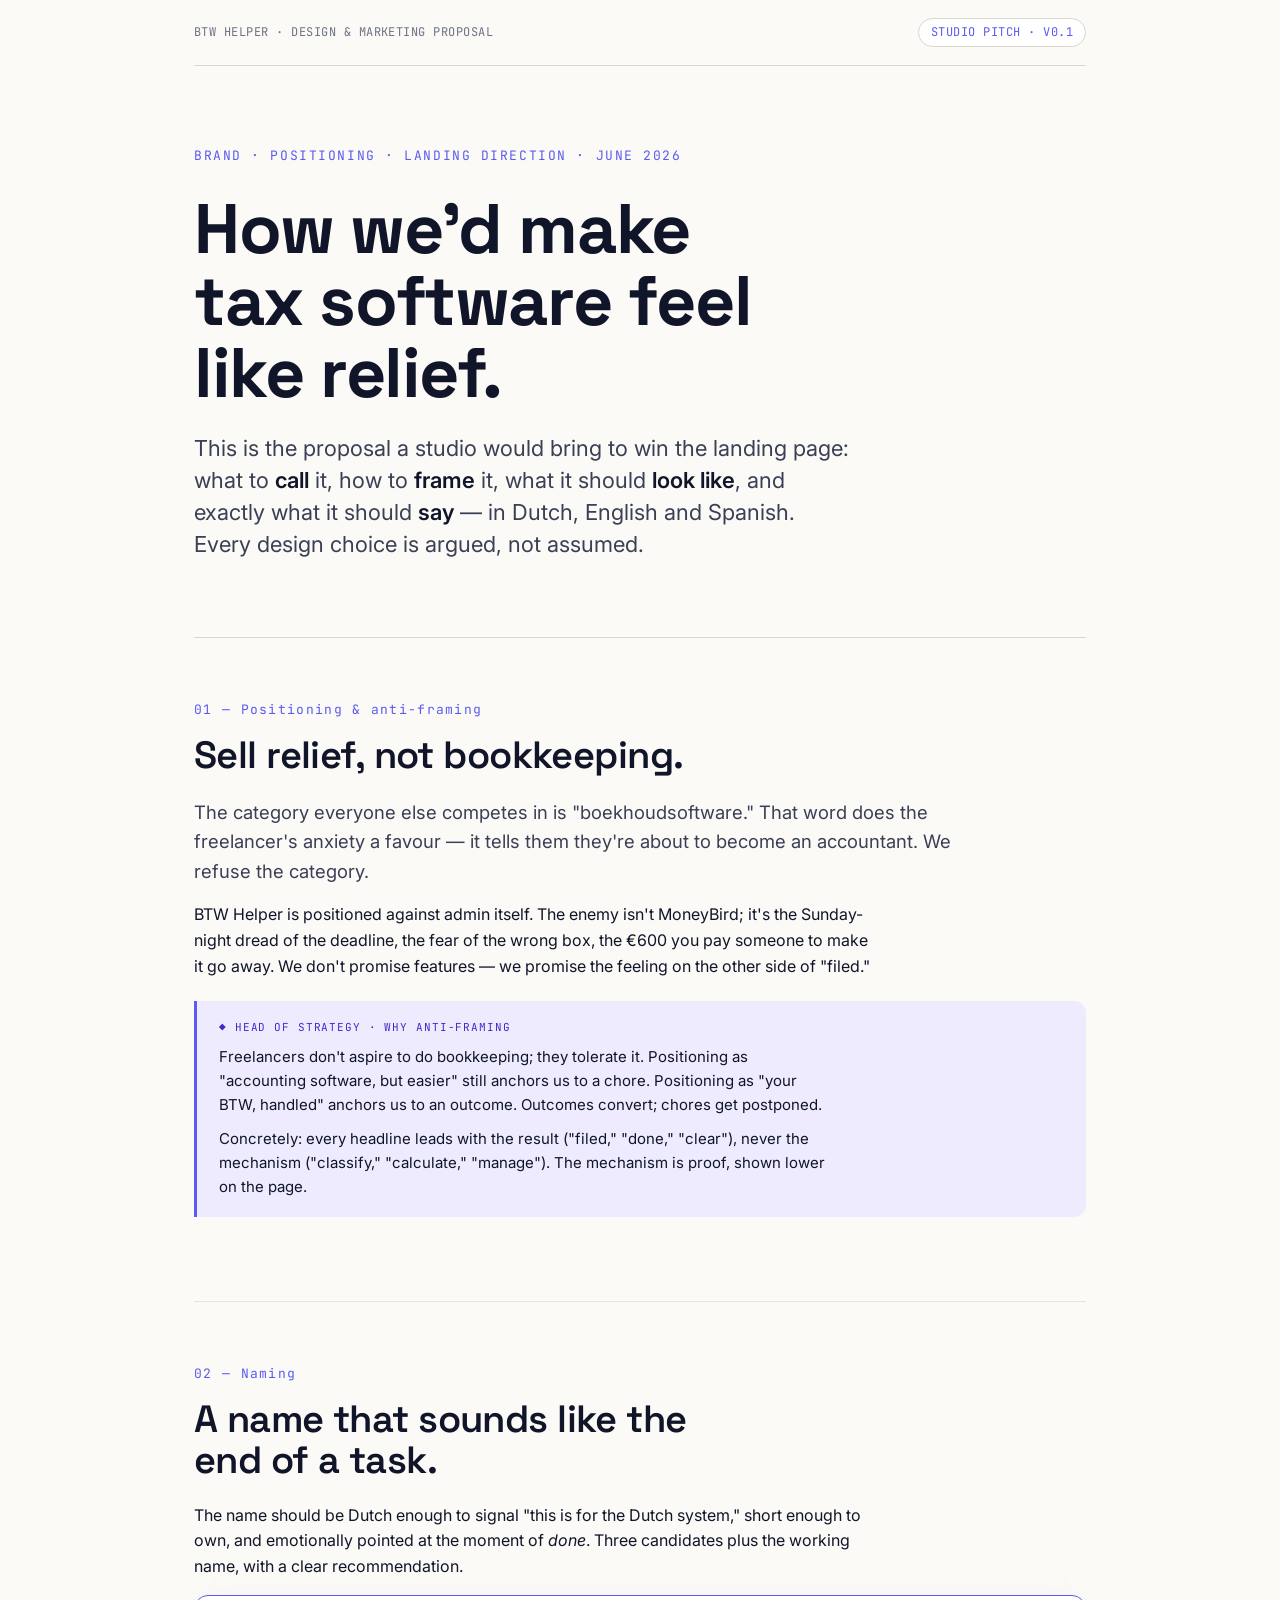
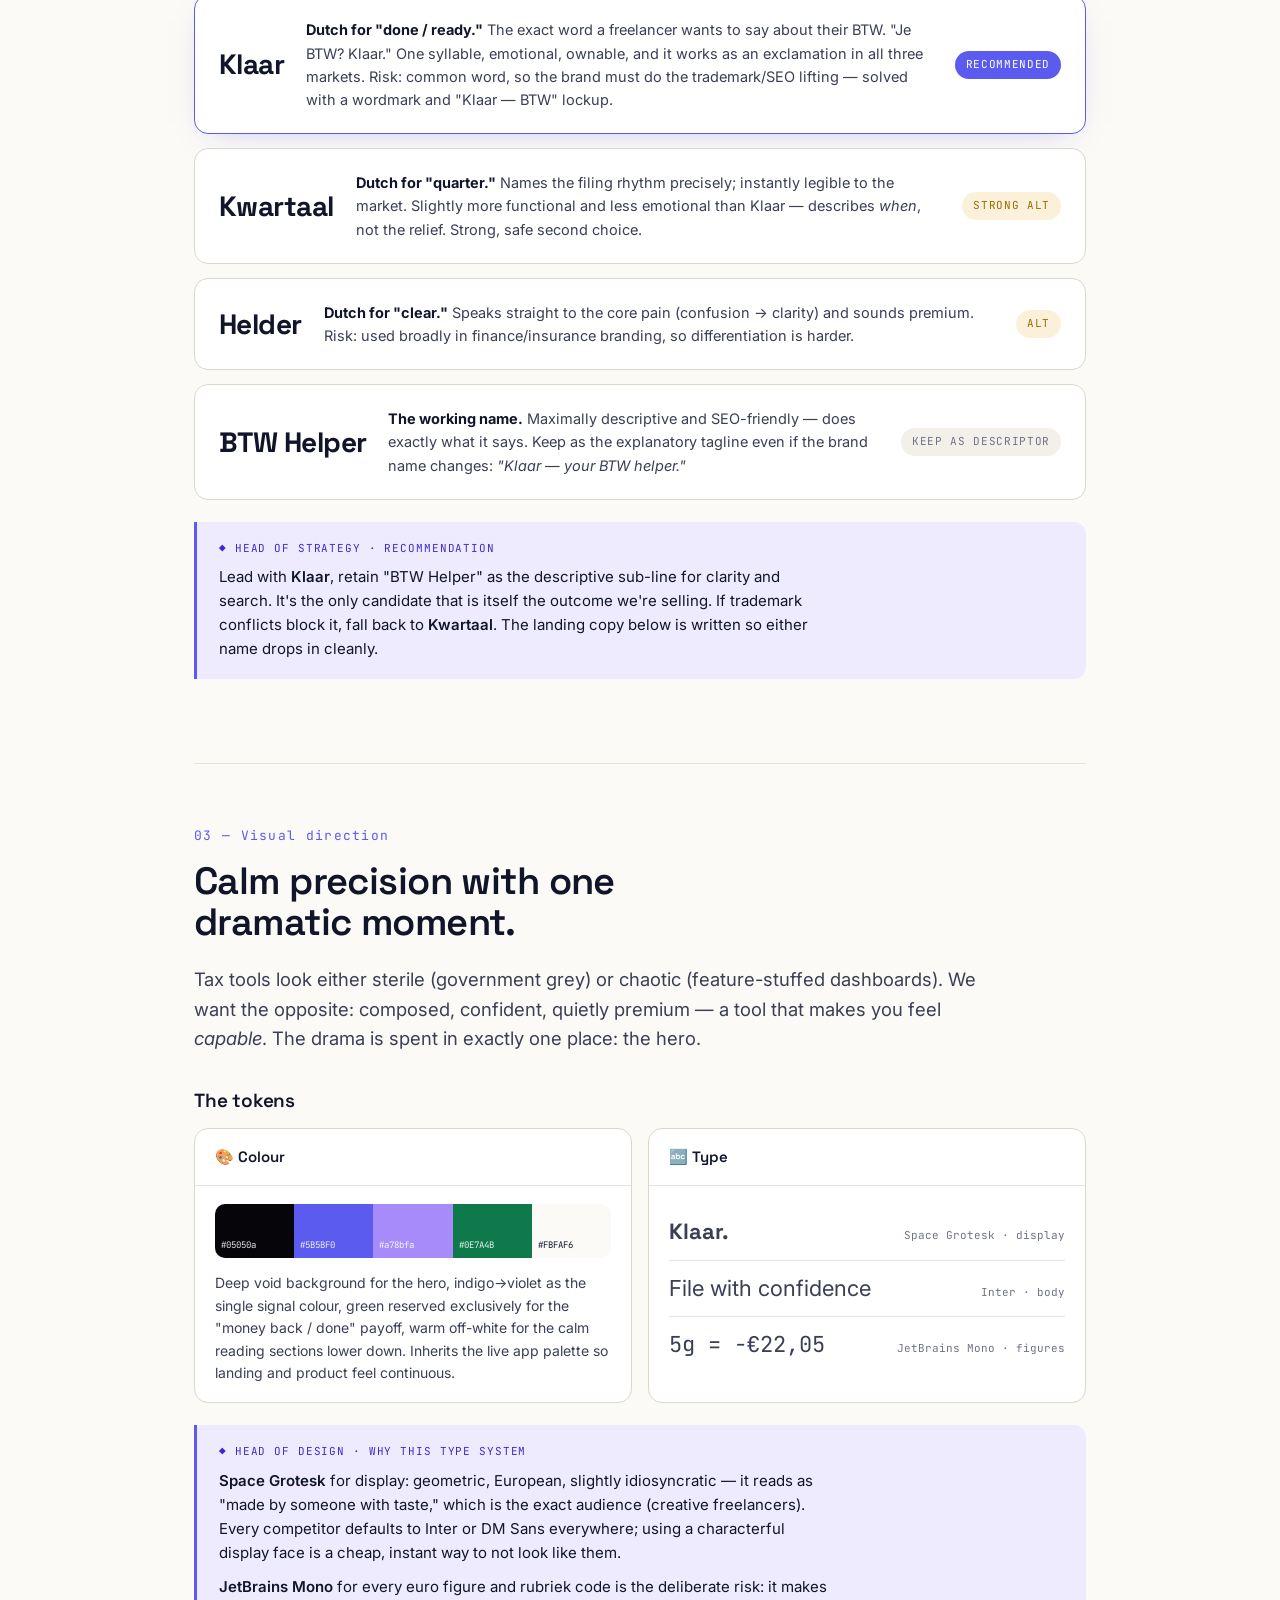
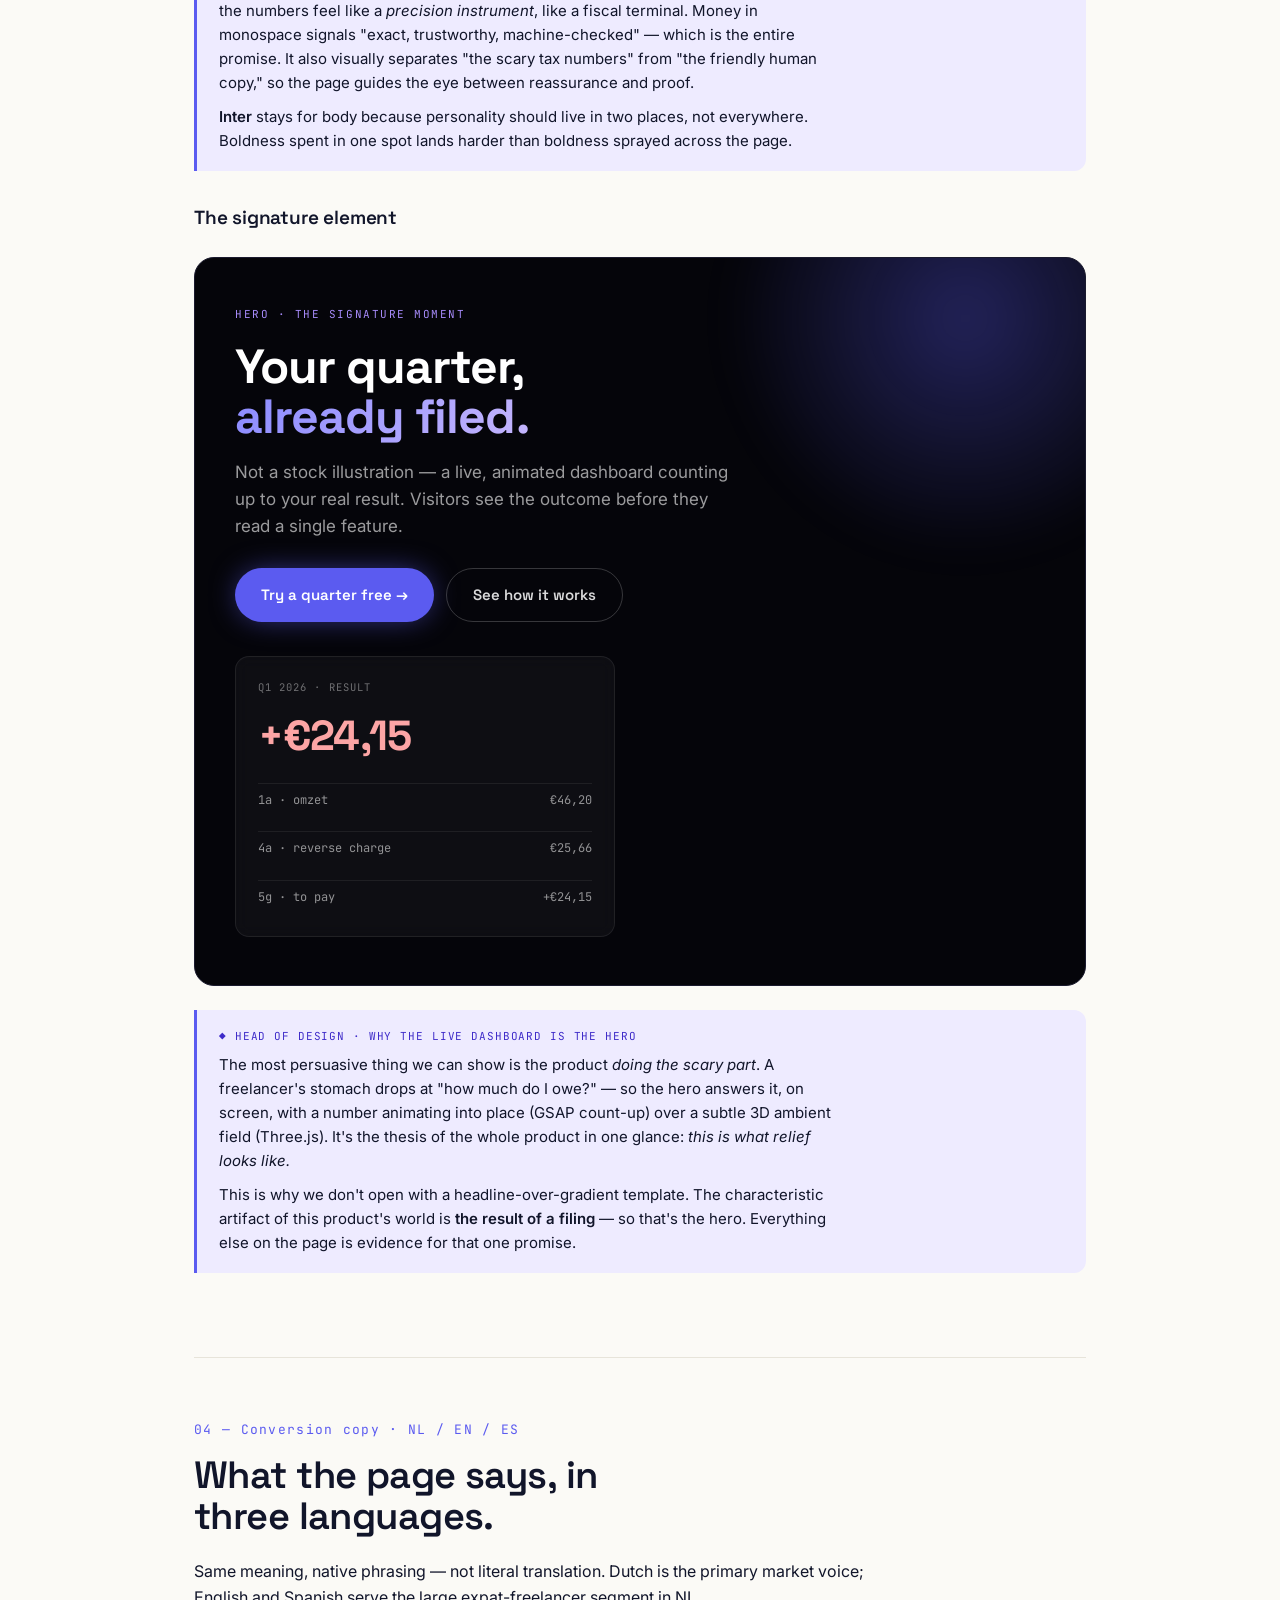
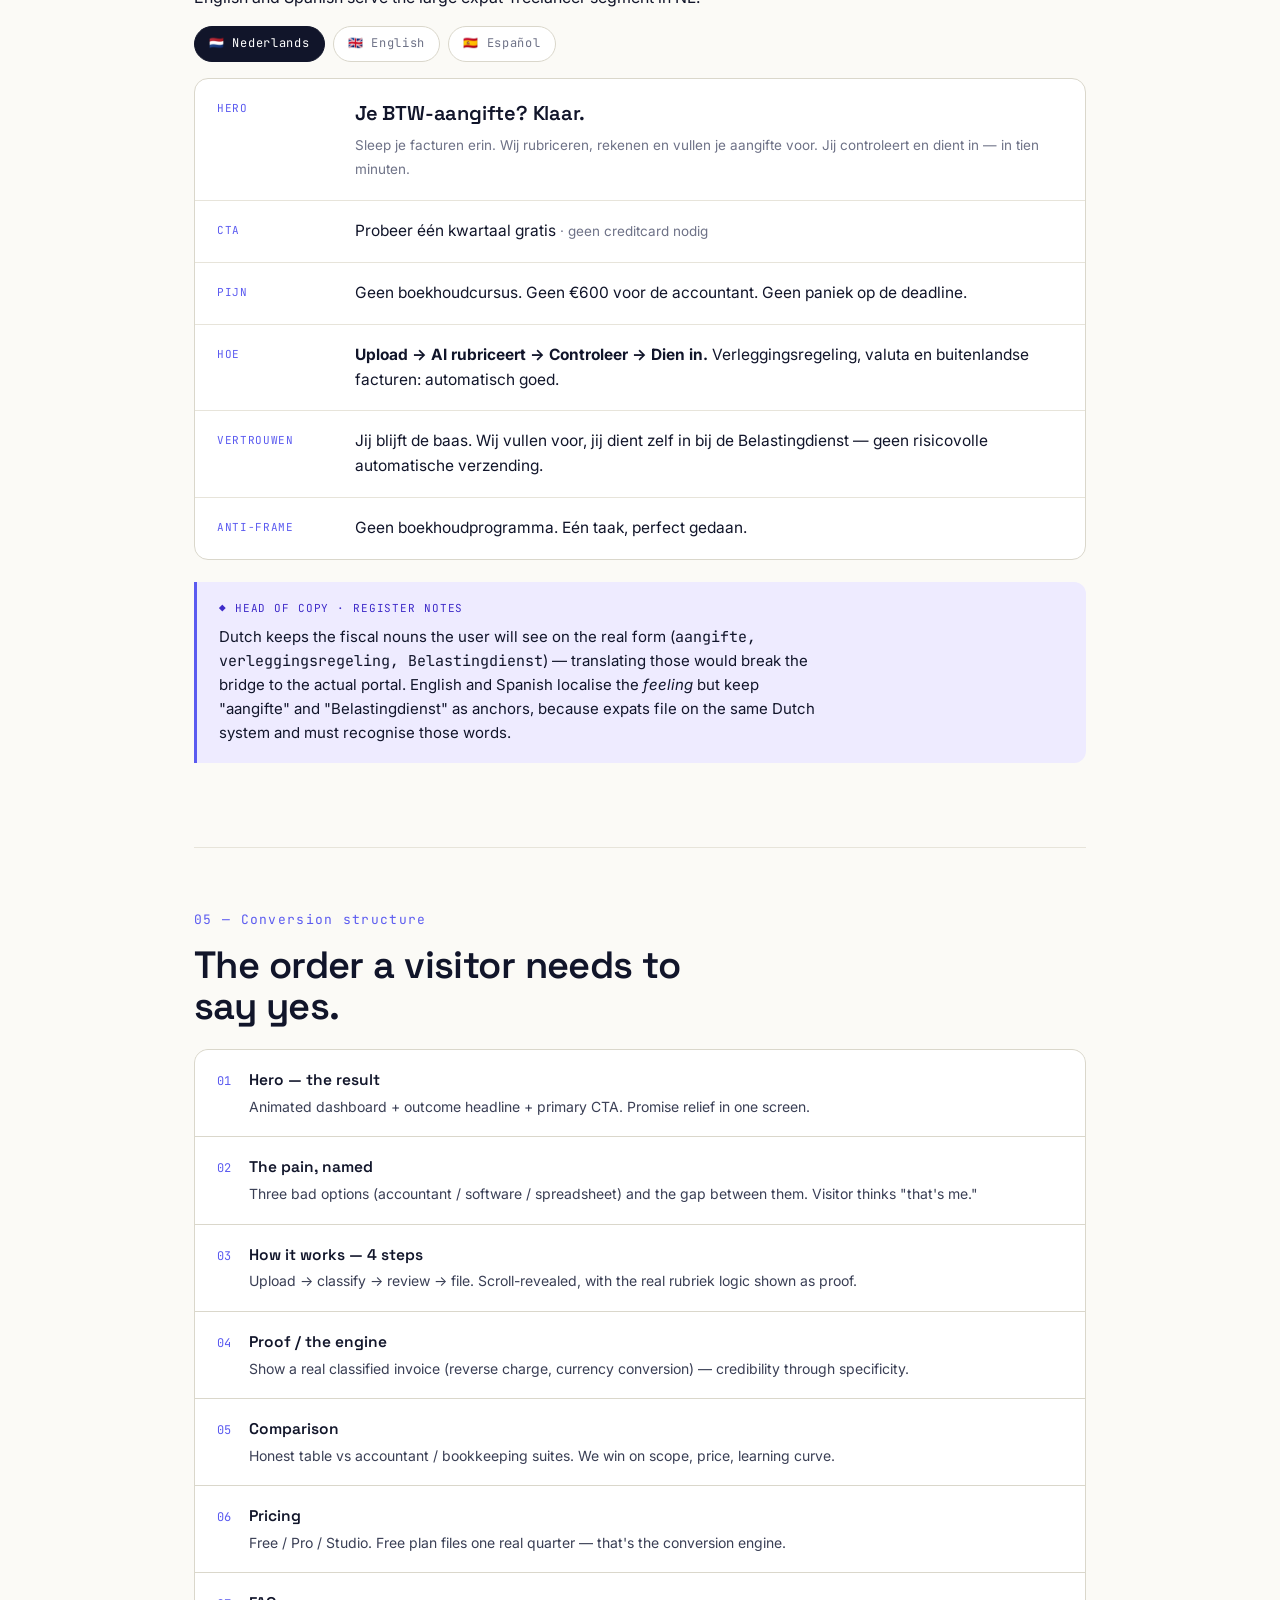
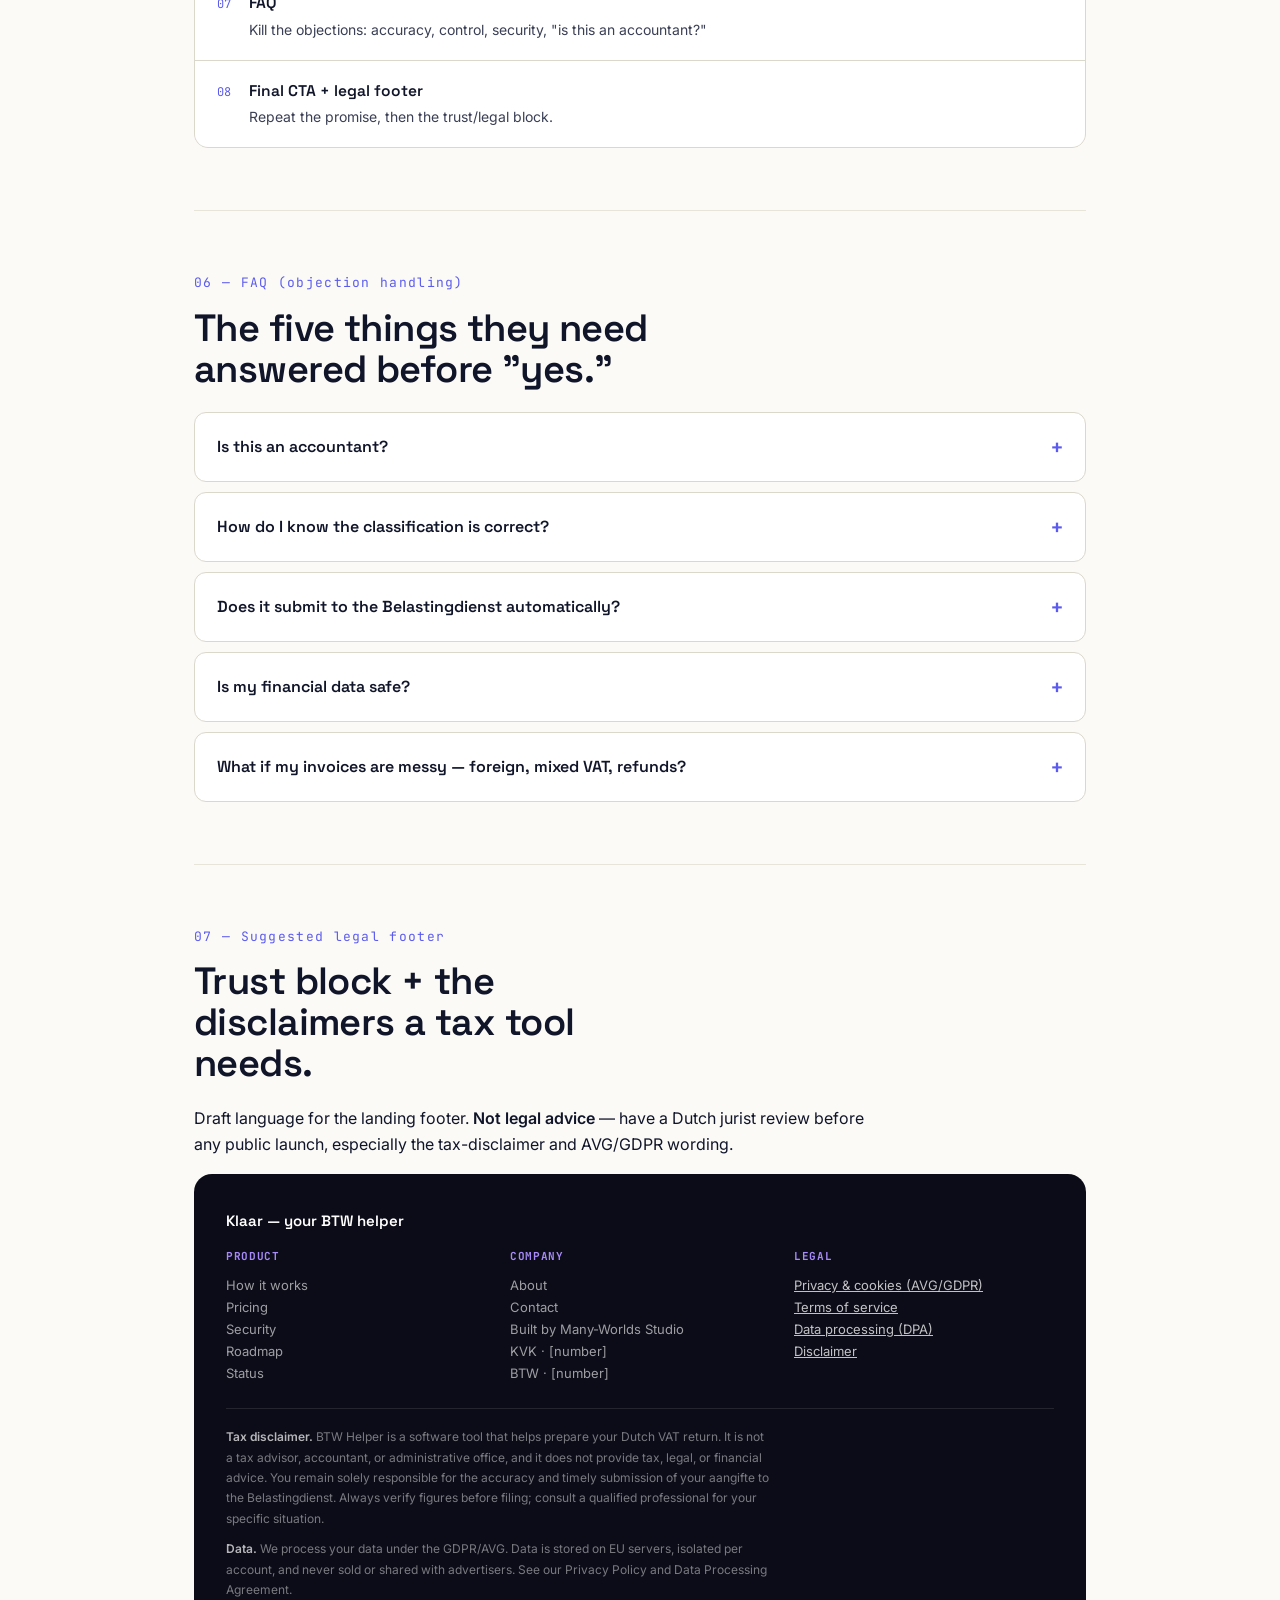
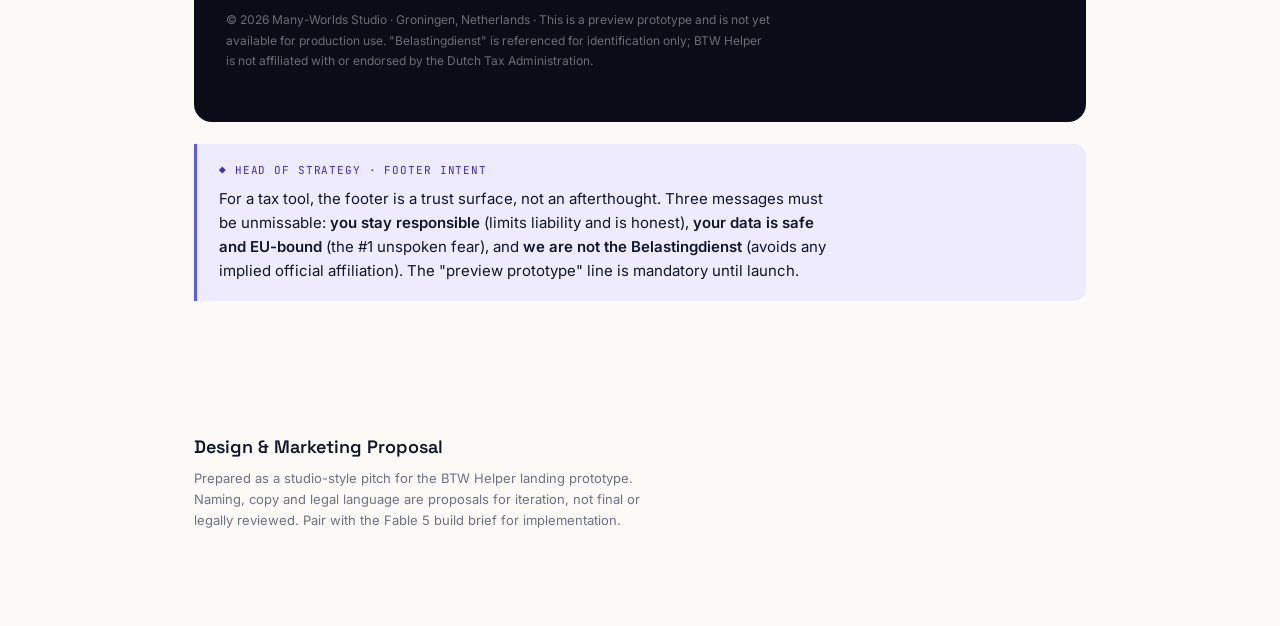
<file: BTW-Helper-Design-Proposal.html>
<!DOCTYPE html>
<html lang="en">
<head>
<meta charset="UTF-8">
<meta name="viewport" content="width=device-width, initial-scale=1.0">
<title>BTW Helper — Design & Marketing Proposal</title>
<meta name="description" content="Brand positioning, naming, visual direction and conversion copy proposal for a Dutch VAT filing assistant landing page.">
<link rel="preconnect" href="https://fonts.googleapis.com">
<link rel="preconnect" href="https://fonts.gstatic.com" crossorigin>
<link href="https://fonts.googleapis.com/css2?family=Space+Grotesk:wght@400;500;600;700&family=Inter:wght@400;500;600&family=JetBrains+Mono:wght@400;500;700&display=swap" rel="stylesheet">
<style>
  :root{
    --paper:#FBFAF6;--paper-2:#F2F0E8;--ink:#11152A;--ink-soft:#3A3F55;--ink-faint:#6E7287;
    --line:#DAD7CB;--line-soft:#E7E4DA;
    --indigo:#5B5BF0;--indigo-deep:#3E2BC9;--indigo-soft:#EEEBFF;
    --void:#05050a;--void-2:#0c0c18;--glass:rgba(255,255,255,.04);
    --violet:#a78bfa;
    --maxw:940px;
  }
  *{box-sizing:border-box;margin:0;padding:0}
  html{scroll-behavior:smooth}
  body{background:var(--paper);color:var(--ink);font-family:'Inter',system-ui,sans-serif;font-size:16px;line-height:1.6;-webkit-font-smoothing:antialiased}
  .wrap{max-width:var(--maxw);margin:0 auto;padding:0 24px}
  .mono{font-family:'JetBrains Mono',monospace}
  .disp{font-family:'Space Grotesk',sans-serif}

  .docbar{border-bottom:1px solid var(--line);padding:18px 0;display:flex;justify-content:space-between;align-items:center;font-family:'JetBrains Mono',monospace;font-size:12px;letter-spacing:.04em;color:var(--ink-faint);text-transform:uppercase}
  .docbar .badge{border:1px solid var(--line);border-radius:100px;padding:4px 12px;color:var(--indigo);background:#fff}

  /* cover */
  .cover{padding:80px 0 60px;border-bottom:1px solid var(--line)}
  .eyebrow{font-family:'JetBrains Mono',monospace;font-size:13px;letter-spacing:.12em;text-transform:uppercase;color:var(--indigo);margin-bottom:26px}
  h1.title{font-family:'Space Grotesk',sans-serif;font-weight:700;font-size:clamp(38px,6.5vw,70px);line-height:1.03;letter-spacing:-.02em;margin-bottom:24px}
  .lede{font-size:clamp(18px,2.3vw,22px);line-height:1.45;color:var(--ink-soft);max-width:660px}
  .lede b{color:var(--ink);font-weight:600}

  section{padding:62px 0;border-bottom:1px solid var(--line-soft)}
  .sec-num{font-family:'JetBrains Mono',monospace;font-size:13px;color:var(--indigo);letter-spacing:.1em;margin-bottom:14px}
  h2{font-family:'Space Grotesk',sans-serif;font-weight:600;font-size:clamp(27px,3.8vw,38px);line-height:1.08;letter-spacing:-.015em;margin-bottom:22px;max-width:20ch}
  h3{font-family:'Space Grotesk',sans-serif;font-weight:600;font-size:19px;margin:32px 0 12px;letter-spacing:-.01em}
  p{margin-bottom:16px;max-width:68ch}
  p.big{font-size:18.5px;color:var(--ink-soft)}
  strong{font-weight:600;color:var(--ink)}
  em{font-style:italic}

  .note{font-family:'JetBrains Mono',monospace;font-size:12px;color:var(--ink-faint);letter-spacing:.02em;text-transform:uppercase;margin-bottom:10px}

  /* designer rationale block */
  .rationale{border-left:3px solid var(--indigo);background:var(--indigo-soft);padding:18px 22px;border-radius:0 12px 12px 0;margin:22px 0}
  .rationale .who{font-family:'JetBrains Mono',monospace;font-size:11px;letter-spacing:.08em;text-transform:uppercase;color:var(--indigo-deep);margin-bottom:8px;display:flex;align-items:center;gap:8px}
  .rationale p{margin:0;font-size:15px;color:var(--ink)}
  .rationale p+p{margin-top:10px}

  /* naming */
  .names{display:flex;flex-direction:column;gap:14px;margin-top:8px}
  .name{border:1px solid var(--line);border-radius:14px;padding:22px 24px;background:#fff;display:grid;grid-template-columns:auto 1fr auto;gap:22px;align-items:center}
  .name.lead{border-color:var(--indigo);box-shadow:0 8px 30px -18px rgba(91,91,240,.55)}
  .name .word{font-family:'Space Grotesk',sans-serif;font-weight:700;font-size:28px;letter-spacing:-.02em}
  .name .desc{font-size:14.5px;color:var(--ink-soft)}
  .name .desc b{color:var(--ink)}
  .name .verdict{font-family:'JetBrains Mono',monospace;font-size:11px;text-transform:uppercase;letter-spacing:.06em;padding:5px 11px;border-radius:100px;white-space:nowrap}
  .verdict.rec{background:var(--indigo);color:#fff}
  .verdict.alt{background:#FBF1DB;color:#9A6B00}
  .verdict.keep{background:var(--paper-2);color:var(--ink-faint)}

  /* token system */
  .tokens{display:grid;grid-template-columns:1fr 1fr;gap:16px;margin-top:8px}
  .tok{border:1px solid var(--line);border-radius:14px;background:#fff;overflow:hidden}
  .tok .head{padding:16px 20px;font-family:'Space Grotesk';font-weight:600;font-size:15px;border-bottom:1px solid var(--line-soft);display:flex;align-items:center;gap:10px}
  .tok .body{padding:18px 20px;font-size:14px;color:var(--ink-soft)}
  .swatches{display:flex;gap:0;border-radius:10px;overflow:hidden;margin-bottom:14px;height:54px}
  .sw{flex:1;display:flex;align-items:flex-end;padding:6px;font-family:'JetBrains Mono';font-size:9px;color:rgba(255,255,255,.9)}
  .typo-row{display:flex;justify-content:space-between;align-items:baseline;padding:10px 0;border-bottom:1px solid var(--line-soft)}
  .typo-row:last-child{border:none}
  .typo-row .smp{font-size:22px}
  .typo-row .meta{font-family:'JetBrains Mono';font-size:11px;color:var(--ink-faint)}

  /* DARK SHOWCASE */
  .showcase{background:var(--void);color:#fff;border-radius:20px;padding:0;overflow:hidden;margin:24px 0;position:relative;border:1px solid #1a1a2e}
  .showcase .glow{position:absolute;width:480px;height:480px;border-radius:50%;background:radial-gradient(circle,rgba(91,91,240,.35),transparent 70%);top:-180px;right:-120px;filter:blur(20px);pointer-events:none}
  .showcase-inner{position:relative;padding:48px 40px}
  .sc-eyebrow{font-family:'JetBrains Mono';font-size:11px;letter-spacing:.14em;text-transform:uppercase;color:var(--violet);margin-bottom:18px}
  .sc-h{font-family:'Space Grotesk';font-weight:700;font-size:clamp(30px,4.5vw,48px);line-height:1.05;letter-spacing:-.02em;color:#fff;margin-bottom:16px}
  .sc-h .accent{background:linear-gradient(120deg,#8b8bff,#c4b5fd);-webkit-background-clip:text;background-clip:text;-webkit-text-fill-color:transparent}
  .sc-sub{font-size:17px;color:rgba(255,255,255,.6);max-width:46ch;margin-bottom:28px}
  .sc-cta{display:inline-flex;align-items:center;gap:10px;background:var(--indigo);color:#fff;font-family:'Space Grotesk';font-weight:600;font-size:15px;padding:14px 26px;border-radius:100px;text-decoration:none;box-shadow:0 0 30px -6px rgba(91,91,240,.7)}
  .sc-cta.ghost{background:transparent;border:1px solid rgba(255,255,255,.2);box-shadow:none;color:rgba(255,255,255,.85)}
  .sc-ctas{display:flex;gap:12px;flex-wrap:wrap}
  /* mini dashboard mock inside showcase */
  .mock{margin-top:34px;background:var(--glass);border:1px solid rgba(255,255,255,.08);border-radius:14px;padding:22px;backdrop-filter:blur(8px);max-width:380px}
  .mock .mlab{font-family:'JetBrains Mono';font-size:10.5px;letter-spacing:.1em;text-transform:uppercase;color:rgba(255,255,255,.4);margin-bottom:6px}
  .mock .mbig{font-family:'Space Grotesk';font-weight:700;font-size:42px;letter-spacing:-.02em;color:#fff}
  .mock .mbig.pay{color:#fca5a5}
  .mock .mrow{display:flex;justify-content:space-between;font-family:'JetBrains Mono';font-size:12px;color:rgba(255,255,255,.55);padding:7px 0;border-top:1px solid rgba(255,255,255,.07);margin-top:14px}
  .mock .mrow:first-of-type{margin-top:18px}

  /* trilingual copy */
  .langtabs{display:flex;gap:8px;margin:16px 0}
  .langtab{font-family:'JetBrains Mono';font-size:12px;letter-spacing:.06em;padding:7px 14px;border-radius:100px;border:1px solid var(--line);background:#fff;cursor:pointer;color:var(--ink-faint);transition:all .2s}
  .langtab.active{background:var(--ink);color:#fff;border-color:var(--ink)}
  .langpane{display:none}
  .langpane.active{display:block}
  .copyblock{border:1px solid var(--line);border-radius:14px;background:#fff;overflow:hidden}
  .cb-row{padding:18px 22px;border-bottom:1px solid var(--line-soft);display:grid;grid-template-columns:120px 1fr;gap:18px;align-items:start}
  .cb-row:last-child{border:none}
  .cb-row .k{font-family:'JetBrains Mono';font-size:11px;text-transform:uppercase;letter-spacing:.06em;color:var(--indigo);padding-top:3px}
  .cb-row .v{font-size:15.5px;color:var(--ink)}
  .cb-row .v .h{font-family:'Space Grotesk';font-weight:600;font-size:20px;display:block;margin-bottom:4px;letter-spacing:-.01em}
  .cb-row .v small{color:var(--ink-faint);font-size:13.5px}

  /* structure list */
  .struct{display:flex;flex-direction:column;gap:1px;background:var(--line);border:1px solid var(--line);border-radius:14px;overflow:hidden;counter-reset:s}
  .struct .s{background:#fff;padding:18px 22px;display:grid;grid-template-columns:auto 1fr;gap:18px;align-items:baseline}
  .struct .s::before{counter-increment:s;content:counter(s,decimal-leading-zero);font-family:'JetBrains Mono';font-size:12px;color:var(--indigo)}
  .struct .s .t{font-family:'Space Grotesk';font-weight:600;font-size:15.5px}
  .struct .s .d{font-size:14px;color:var(--ink-soft);margin-top:3px}

  /* faq */
  .faq{display:flex;flex-direction:column;gap:10px}
  details{border:1px solid var(--line);border-radius:12px;background:#fff;overflow:hidden}
  summary{padding:18px 22px;font-family:'Space Grotesk';font-weight:600;font-size:16px;cursor:pointer;list-style:none;display:flex;justify-content:space-between;align-items:center}
  summary::-webkit-details-marker{display:none}
  summary::after{content:"+";font-family:'JetBrains Mono';color:var(--indigo);font-size:20px;transition:transform .2s}
  details[open] summary::after{transform:rotate(45deg)}
  details .a{padding:0 22px 20px;font-size:15px;color:var(--ink-soft);max-width:66ch}

  /* legal footer */
  .legal{background:var(--void-2);color:rgba(255,255,255,.6);border-radius:18px;padding:34px 32px;margin-top:8px;font-size:13px;line-height:1.7}
  .legal h4{font-family:'Space Grotesk';color:#fff;font-size:15px;margin-bottom:14px;font-weight:600}
  .legal .grid{display:grid;grid-template-columns:repeat(3,1fr);gap:24px;margin-bottom:24px}
  .legal .grid h5{font-family:'JetBrains Mono';font-size:11px;letter-spacing:.06em;text-transform:uppercase;color:var(--violet);margin-bottom:8px}
  .legal a{color:rgba(255,255,255,.75)}
  .legal .fine{border-top:1px solid rgba(255,255,255,.1);padding-top:18px;font-size:12px;color:rgba(255,255,255,.4)}

  ul.clean{list-style:none;display:flex;flex-direction:column;gap:12px;margin:8px 0}
  ul.clean li{padding-left:24px;position:relative;font-size:15px;color:var(--ink-soft)}
  ul.clean li::before{content:"";position:absolute;left:0;top:9px;width:8px;height:8px;border-radius:2px;background:var(--indigo)}
  ul.clean li b{color:var(--ink)}

  .reveal{opacity:0;transform:translateY(16px);transition:opacity .7s ease,transform .7s ease}
  .reveal.in{opacity:1;transform:none}

  footer.end{padding:48px 0 80px;color:var(--ink-faint);font-size:13px}

  @media(max-width:760px){
    .tokens{grid-template-columns:1fr}
    .name{grid-template-columns:1fr;gap:12px}
    .name .verdict{justify-self:start}
    .cb-row{grid-template-columns:1fr;gap:6px}
    .legal .grid{grid-template-columns:1fr}
    .showcase-inner{padding:34px 24px}
    .cover{padding:52px 0 40px}
  }
  @media(prefers-reduced-motion:reduce){.reveal{opacity:1;transform:none;transition:none}}
</style>
</head>
<body>
<div class="wrap">

  <div class="docbar">
    <span>BTW Helper · Design &amp; Marketing Proposal</span>
    <span class="badge">Studio pitch · v0.1</span>
  </div>

  <header class="cover">
    <div class="eyebrow">Brand · positioning · landing direction · June 2026</div>
    <h1 class="title">How we'd make<br>tax software feel<br>like relief.</h1>
    <p class="lede">This is the proposal a studio would bring to win the landing page: what to <b>call</b> it, how to <b>frame</b> it, what it should <b>look like</b>, and exactly what it should <b>say</b> — in Dutch, English and Spanish. Every design choice is argued, not assumed.</p>
  </header>

  <!-- 01 POSITIONING -->
  <section class="reveal">
    <div class="sec-num">01 — Positioning & anti-framing</div>
    <h2>Sell relief, not bookkeeping.</h2>
    <p class="big">The category everyone else competes in is "boekhoudsoftware." That word does the freelancer's anxiety a favour — it tells them they're about to become an accountant. We refuse the category.</p>
    <p>BTW Helper is positioned against admin itself. The enemy isn't MoneyBird; it's the Sunday-night dread of the deadline, the fear of the wrong box, the €600 you pay someone to make it go away. We don't promise features — we promise the feeling on the other side of "filed."</p>
    <div class="rationale">
      <div class="who">◆ Head of Strategy · why anti-framing</div>
      <p>Freelancers don't aspire to do bookkeeping; they tolerate it. Positioning as "accounting software, but easier" still anchors us to a chore. Positioning as "your BTW, handled" anchors us to an outcome. Outcomes convert; chores get postponed.</p>
      <p>Concretely: every headline leads with the result ("filed," "done," "clear"), never the mechanism ("classify," "calculate," "manage"). The mechanism is proof, shown lower on the page.</p>
    </div>
  </section>

  <!-- 02 NAMING -->
  <section class="reveal">
    <div class="sec-num">02 — Naming</div>
    <h2>A name that sounds like the end of a task.</h2>
    <p>The name should be Dutch enough to signal "this is for the Dutch system," short enough to own, and emotionally pointed at the moment of <em>done</em>. Three candidates plus the working name, with a clear recommendation.</p>
    <div class="names">
      <div class="name lead">
        <div class="word">Klaar</div>
        <div class="desc"><b>Dutch for "done / ready."</b> The exact word a freelancer wants to say about their BTW. "Je BTW? Klaar." One syllable, emotional, ownable, and it works as an exclamation in all three markets. Risk: common word, so the brand must do the trademark/SEO lifting — solved with a wordmark and "Klaar — BTW" lockup.</div>
        <div class="verdict rec">Recommended</div>
      </div>
      <div class="name">
        <div class="word">Kwartaal</div>
        <div class="desc"><b>Dutch for "quarter."</b> Names the filing rhythm precisely; instantly legible to the market. Slightly more functional and less emotional than Klaar — describes <em>when</em>, not the relief. Strong, safe second choice.</div>
        <div class="verdict alt">Strong alt</div>
      </div>
      <div class="name">
        <div class="word">Helder</div>
        <div class="desc"><b>Dutch for "clear."</b> Speaks straight to the core pain (confusion → clarity) and sounds premium. Risk: used broadly in finance/insurance branding, so differentiation is harder.</div>
        <div class="verdict alt">Alt</div>
      </div>
      <div class="name">
        <div class="word">BTW Helper</div>
        <div class="desc"><b>The working name.</b> Maximally descriptive and SEO-friendly — does exactly what it says. Keep as the explanatory tagline even if the brand name changes: <em>"Klaar — your BTW helper."</em></div>
        <div class="verdict keep">Keep as descriptor</div>
      </div>
    </div>
    <div class="rationale">
      <div class="who">◆ Head of Strategy · recommendation</div>
      <p>Lead with <strong>Klaar</strong>, retain "BTW Helper" as the descriptive sub-line for clarity and search. It's the only candidate that is itself the outcome we're selling. If trademark conflicts block it, fall back to <strong>Kwartaal</strong>. The landing copy below is written so either name drops in cleanly.</p>
    </div>
  </section>

  <!-- 03 VISUAL DIRECTION -->
  <section class="reveal">
    <div class="sec-num">03 — Visual direction</div>
    <h2>Calm precision with one dramatic moment.</h2>
    <p class="big">Tax tools look either sterile (government grey) or chaotic (feature-stuffed dashboards). We want the opposite: composed, confident, quietly premium — a tool that makes you feel <em>capable</em>. The drama is spent in exactly one place: the hero.</p>

    <h3>The tokens</h3>
    <div class="tokens">
      <div class="tok">
        <div class="head">🎨 Colour</div>
        <div class="body">
          <div class="swatches">
            <div class="sw" style="background:#05050a">#05050a</div>
            <div class="sw" style="background:#5B5BF0">#5B5BF0</div>
            <div class="sw" style="background:#a78bfa">#a78bfa</div>
            <div class="sw" style="background:#0E7A4B">#0E7A4B</div>
            <div class="sw" style="background:#FBFAF6;color:#11152A">#FBFAF6</div>
          </div>
          Deep void background for the hero, indigo→violet as the single signal colour, green reserved exclusively for the "money back / done" payoff, warm off-white for the calm reading sections lower down. Inherits the live app palette so landing and product feel continuous.
        </div>
      </div>
      <div class="tok">
        <div class="head">🔤 Type</div>
        <div class="body">
          <div class="typo-row"><span class="smp disp" style="font-weight:700">Klaar.</span><span class="meta">Space Grotesk · display</span></div>
          <div class="typo-row"><span class="smp" style="font-family:Inter">File with confidence</span><span class="meta">Inter · body</span></div>
          <div class="typo-row"><span class="smp mono">5g = −€22,05</span><span class="meta">JetBrains Mono · figures</span></div>
        </div>
      </div>
    </div>
    <div class="rationale">
      <div class="who">◆ Head of Design · why this type system</div>
      <p><strong>Space Grotesk</strong> for display: geometric, European, slightly idiosyncratic — it reads as "made by someone with taste," which is the exact audience (creative freelancers). Every competitor defaults to Inter or DM Sans everywhere; using a characterful display face is a cheap, instant way to not look like them.</p>
      <p><strong>JetBrains Mono</strong> for every euro figure and rubriek code is the deliberate risk: it makes the numbers feel like a <em>precision instrument</em>, like a fiscal terminal. Money in monospace signals "exact, trustworthy, machine-checked" — which is the entire promise. It also visually separates "the scary tax numbers" from "the friendly human copy," so the page guides the eye between reassurance and proof.</p>
      <p><strong>Inter</strong> stays for body because personality should live in two places, not everywhere. Boldness spent in one spot lands harder than boldness sprayed across the page.</p>
    </div>

    <h3>The signature element</h3>
    <div class="showcase">
      <div class="glow"></div>
      <div class="showcase-inner">
        <div class="sc-eyebrow">Hero · the signature moment</div>
        <div class="sc-h">Your quarter,<br><span class="accent">already filed.</span></div>
        <div class="sc-sub">Not a stock illustration — a live, animated dashboard counting up to your real result. Visitors see the outcome before they read a single feature.</div>
        <div class="sc-ctas">
          <a href="#" class="sc-cta">Try a quarter free →</a>
          <a href="#" class="sc-cta ghost">See how it works</a>
        </div>
        <div class="mock">
          <div class="mlab">Q1 2026 · result</div>
          <div class="mbig pay">+€24,15</div>
          <div class="mrow"><span>1a · omzet</span><span>€46,20</span></div>
          <div class="mrow"><span>4a · reverse charge</span><span>€25,66</span></div>
          <div class="mrow"><span>5g · to pay</span><span>+€24,15</span></div>
        </div>
      </div>
    </div>
    <div class="rationale">
      <div class="who">◆ Head of Design · why the live dashboard is the hero</div>
      <p>The most persuasive thing we can show is the product <em>doing the scary part</em>. A freelancer's stomach drops at "how much do I owe?" — so the hero answers it, on screen, with a number animating into place (GSAP count-up) over a subtle 3D ambient field (Three.js). It's the thesis of the whole product in one glance: <em>this is what relief looks like.</em></p>
      <p>This is why we don't open with a headline-over-gradient template. The characteristic artifact of this product's world is <strong>the result of a filing</strong> — so that's the hero. Everything else on the page is evidence for that one promise.</p>
    </div>
  </section>

  <!-- 04 COPY -->
  <section class="reveal">
    <div class="sec-num">04 — Conversion copy · NL / EN / ES</div>
    <h2>What the page says, in three languages.</h2>
    <p>Same meaning, native phrasing — not literal translation. Dutch is the primary market voice; English and Spanish serve the large expat-freelancer segment in NL.</p>

    <div class="langtabs">
      <div class="langtab active" data-l="nl">🇳🇱 Nederlands</div>
      <div class="langtab" data-l="en">🇬🇧 English</div>
      <div class="langtab" data-l="es">🇪🇸 Español</div>
    </div>

    <!-- NL -->
    <div class="langpane active" data-l="nl">
      <div class="copyblock">
        <div class="cb-row"><div class="k">Hero</div><div class="v"><span class="h">Je BTW-aangifte? Klaar.</span><small>Sleep je facturen erin. Wij rubriceren, rekenen en vullen je aangifte voor. Jij controleert en dient in — in tien minuten.</small></div></div>
        <div class="cb-row"><div class="k">CTA</div><div class="v">Probeer één kwartaal gratis <small>· geen creditcard nodig</small></div></div>
        <div class="cb-row"><div class="k">Pijn</div><div class="v">Geen boekhoudcursus. Geen €600 voor de accountant. Geen paniek op de deadline.</div></div>
        <div class="cb-row"><div class="k">Hoe</div><div class="v"><b>Upload → AI rubriceert → Controleer → Dien in.</b> Verleggingsregeling, valuta en buitenlandse facturen: automatisch goed.</div></div>
        <div class="cb-row"><div class="k">Vertrouwen</div><div class="v">Jij blijft de baas. Wij vullen voor, jij dient zelf in bij de Belastingdienst — geen risicovolle automatische verzending.</div></div>
        <div class="cb-row"><div class="k">Anti-frame</div><div class="v">Geen boekhoudprogramma. Eén taak, perfect gedaan.</div></div>
      </div>
    </div>
    <!-- EN -->
    <div class="langpane" data-l="en">
      <div class="copyblock">
        <div class="cb-row"><div class="k">Hero</div><div class="v"><span class="h">Your VAT return? Done.</span><small>Drop your invoices in. We classify, calculate and pre-fill your aangifte. You review and file — in ten minutes.</small></div></div>
        <div class="cb-row"><div class="k">CTA</div><div class="v">Try one quarter free <small>· no card required</small></div></div>
        <div class="cb-row"><div class="k">Pain</div><div class="v">No accounting course. No €600 accountant. No deadline-night panic.</div></div>
        <div class="cb-row"><div class="k">How</div><div class="v"><b>Upload → AI classifies → Review → File.</b> Reverse charge, currency and foreign invoices: handled correctly, automatically.</div></div>
        <div class="cb-row"><div class="k">Trust</div><div class="v">You stay in control. We pre-fill; you file it yourself with the Belastingdienst — no risky auto-submission.</div></div>
        <div class="cb-row"><div class="k">Anti-frame</div><div class="v">Not bookkeeping software. One job, done perfectly.</div></div>
      </div>
    </div>
    <!-- ES -->
    <div class="langpane" data-l="es">
      <div class="copyblock">
        <div class="cb-row"><div class="k">Hero</div><div class="v"><span class="h">¿Tu declaración de IVA? Lista.</span><small>Arrastra tus facturas. Nosotros clasificamos, calculamos y rellenamos tu aangifte. Tú revisas y presentas — en diez minutos.</small></div></div>
        <div class="cb-row"><div class="k">CTA</div><div class="v">Prueba un trimestre gratis <small>· sin tarjeta</small></div></div>
        <div class="cb-row"><div class="k">Dolor</div><div class="v">Sin curso de contabilidad. Sin gestor de €600. Sin pánico el día del plazo.</div></div>
        <div class="cb-row"><div class="k">Cómo</div><div class="v"><b>Sube → la IA clasifica → Revisa → Presenta.</b> Inversión del sujeto pasivo, divisas y facturas extranjeras: resueltas correctamente, en automático.</div></div>
        <div class="cb-row"><div class="k">Confianza</div><div class="v">Tú tienes el control. Rellenamos por ti; tú presentas ante Hacienda holandesa — sin envíos automáticos arriesgados.</div></div>
        <div class="cb-row"><div class="k">Anti-frame</div><div class="v">No es software de contabilidad. Una sola tarea, perfecta.</div></div>
      </div>
    </div>
    <div class="rationale">
      <div class="who">◆ Head of Copy · register notes</div>
      <p>Dutch keeps the fiscal nouns the user will see on the real form (<span class="mono">aangifte, verleggingsregeling, Belastingdienst</span>) — translating those would break the bridge to the actual portal. English and Spanish localise the <em>feeling</em> but keep "aangifte" and "Belastingdienst" as anchors, because expats file on the same Dutch system and must recognise those words.</p>
    </div>
  </section>

  <!-- 05 PAGE STRUCTURE -->
  <section class="reveal">
    <div class="sec-num">05 — Conversion structure</div>
    <h2>The order a visitor needs to say yes.</h2>
    <div class="struct">
      <div class="s"><div><div class="t">Hero — the result</div><div class="d">Animated dashboard + outcome headline + primary CTA. Promise relief in one screen.</div></div></div>
      <div class="s"><div><div class="t">The pain, named</div><div class="d">Three bad options (accountant / software / spreadsheet) and the gap between them. Visitor thinks "that's me."</div></div></div>
      <div class="s"><div><div class="t">How it works — 4 steps</div><div class="d">Upload → classify → review → file. Scroll-revealed, with the real rubriek logic shown as proof.</div></div></div>
      <div class="s"><div><div class="t">Proof / the engine</div><div class="d">Show a real classified invoice (reverse charge, currency conversion) — credibility through specificity.</div></div></div>
      <div class="s"><div><div class="t">Comparison</div><div class="d">Honest table vs accountant / bookkeeping suites. We win on scope, price, learning curve.</div></div></div>
      <div class="s"><div><div class="t">Pricing</div><div class="d">Free / Pro / Studio. Free plan files one real quarter — that's the conversion engine.</div></div></div>
      <div class="s"><div><div class="t">FAQ</div><div class="d">Kill the objections: accuracy, control, security, "is this an accountant?"</div></div></div>
      <div class="s"><div><div class="t">Final CTA + legal footer</div><div class="d">Repeat the promise, then the trust/legal block.</div></div></div>
    </div>
  </section>

  <!-- 06 FAQ -->
  <section class="reveal">
    <div class="sec-num">06 — FAQ (objection handling)</div>
    <h2>The five things they need answered before "yes."</h2>
    <div class="faq">
      <details><summary>Is this an accountant?</summary><div class="a">No — and that's the point. BTW Helper is a filing assistant, not an accountant or bookkeeping suite. It prepares your aangifte so you can file it yourself in minutes. For complex situations you'd still see a professional; for routine quarterly BTW, you won't need one.</div></details>
      <details><summary>How do I know the classification is correct?</summary><div class="a">The AI explains every invoice in plain language — why it's a 4a reverse charge, why a US invoice gets self-assessed at 21%. Built-in consistency checks flag anything that doesn't add up, and you review every number before it goes anywhere. Nothing is hidden.</div></details>
      <details><summary>Does it submit to the Belastingdienst automatically?</summary><div class="a">No. By design, it pre-fills and gives you copy buttons — you paste into the official portal and submit yourself. Automatic submission to a tax authority is a risk we won't take on your behalf. You stay in control of the final click.</div></details>
      <details><summary>Is my financial data safe?</summary><div class="a">Your data is isolated to your account, encrypted in transit and at rest, and stored on EU infrastructure. One account belongs to one person and one business — no shared logins, no other user can ever see your invoices.</div></details>
      <details><summary>What if my invoices are messy — foreign, mixed VAT, refunds?</summary><div class="a">That's exactly what it's built for. EU and non-EU vendors, currency conversion, reverse charge, foreign VAT and credit notes are all handled. Edge cases get flagged for your review rather than silently guessed.</div></details>
    </div>
  </section>

  <!-- 07 LEGAL FOOTER -->
  <section class="reveal" style="border-bottom:none">
    <div class="sec-num">07 — Suggested legal footer</div>
    <h2>Trust block + the disclaimers a tax tool needs.</h2>
    <p>Draft language for the landing footer. <strong>Not legal advice</strong> — have a Dutch jurist review before any public launch, especially the tax-disclaimer and AVG/GDPR wording.</p>
    <div class="legal">
      <h4>Klaar — your BTW helper</h4>
      <div class="grid">
        <div>
          <h5>Product</h5>
          How it works<br>Pricing<br>Security<br>Roadmap<br>Status
        </div>
        <div>
          <h5>Company</h5>
          About<br>Contact<br>Built by Many-Worlds Studio<br>KVK · [number]<br>BTW · [number]
        </div>
        <div>
          <h5>Legal</h5>
          <a href="#">Privacy &amp; cookies (AVG/GDPR)</a><br><a href="#">Terms of service</a><br><a href="#">Data processing (DPA)</a><br><a href="#">Disclaimer</a>
        </div>
      </div>
      <div class="fine">
        <p style="color:rgba(255,255,255,.45);margin-bottom:10px"><strong style="color:rgba(255,255,255,.7)">Tax disclaimer.</strong> BTW Helper is a software tool that helps prepare your Dutch VAT return. It is not a tax advisor, accountant, or administrative office, and it does not provide tax, legal, or financial advice. You remain solely responsible for the accuracy and timely submission of your aangifte to the Belastingdienst. Always verify figures before filing; consult a qualified professional for your specific situation.</p>
        <p style="color:rgba(255,255,255,.45);margin-bottom:10px"><strong style="color:rgba(255,255,255,.7)">Data.</strong> We process your data under the GDPR/AVG. Data is stored on EU servers, isolated per account, and never sold or shared with advertisers. See our Privacy Policy and Data Processing Agreement.</p>
        <p style="color:rgba(255,255,255,.4)">© 2026 Many-Worlds Studio · Groningen, Netherlands · This is a preview prototype and is not yet available for production use. "Belastingdienst" is referenced for identification only; BTW Helper is not affiliated with or endorsed by the Dutch Tax Administration.</p>
      </div>
    </div>
    <div class="rationale">
      <div class="who">◆ Head of Strategy · footer intent</div>
      <p>For a tax tool, the footer is a trust surface, not an afterthought. Three messages must be unmissable: <strong>you stay responsible</strong> (limits liability and is honest), <strong>your data is safe and EU-bound</strong> (the #1 unspoken fear), and <strong>we are not the Belastingdienst</strong> (avoids any implied official affiliation). The "preview prototype" line is mandatory until launch.</p>
    </div>
  </section>

  <footer class="end">
    <div class="disp" style="font-size:18px;color:var(--ink);font-weight:600;margin-bottom:6px">Design &amp; Marketing Proposal</div>
    <p style="font-size:13px;max-width:60ch">Prepared as a studio-style pitch for the BTW Helper landing prototype. Naming, copy and legal language are proposals for iteration, not final or legally reviewed. Pair with the Fable 5 build brief for implementation.</p>
  </footer>

</div>

<script>
  // language tabs
  document.querySelectorAll('.langtab').forEach(t=>{
    t.addEventListener('click',()=>{
      const l=t.dataset.l;
      document.querySelectorAll('.langtab').forEach(x=>x.classList.toggle('active',x.dataset.l===l));
      document.querySelectorAll('.langpane').forEach(p=>p.classList.toggle('active',p.dataset.l===l));
    });
  });
  // reveal
  const io=new IntersectionObserver((es)=>{es.forEach(e=>{if(e.isIntersecting){e.target.classList.add('in');io.unobserve(e.target)}})},{threshold:.1});
  document.querySelectorAll('.reveal').forEach(el=>io.observe(el));
</script>
</body>
</html>
</file>
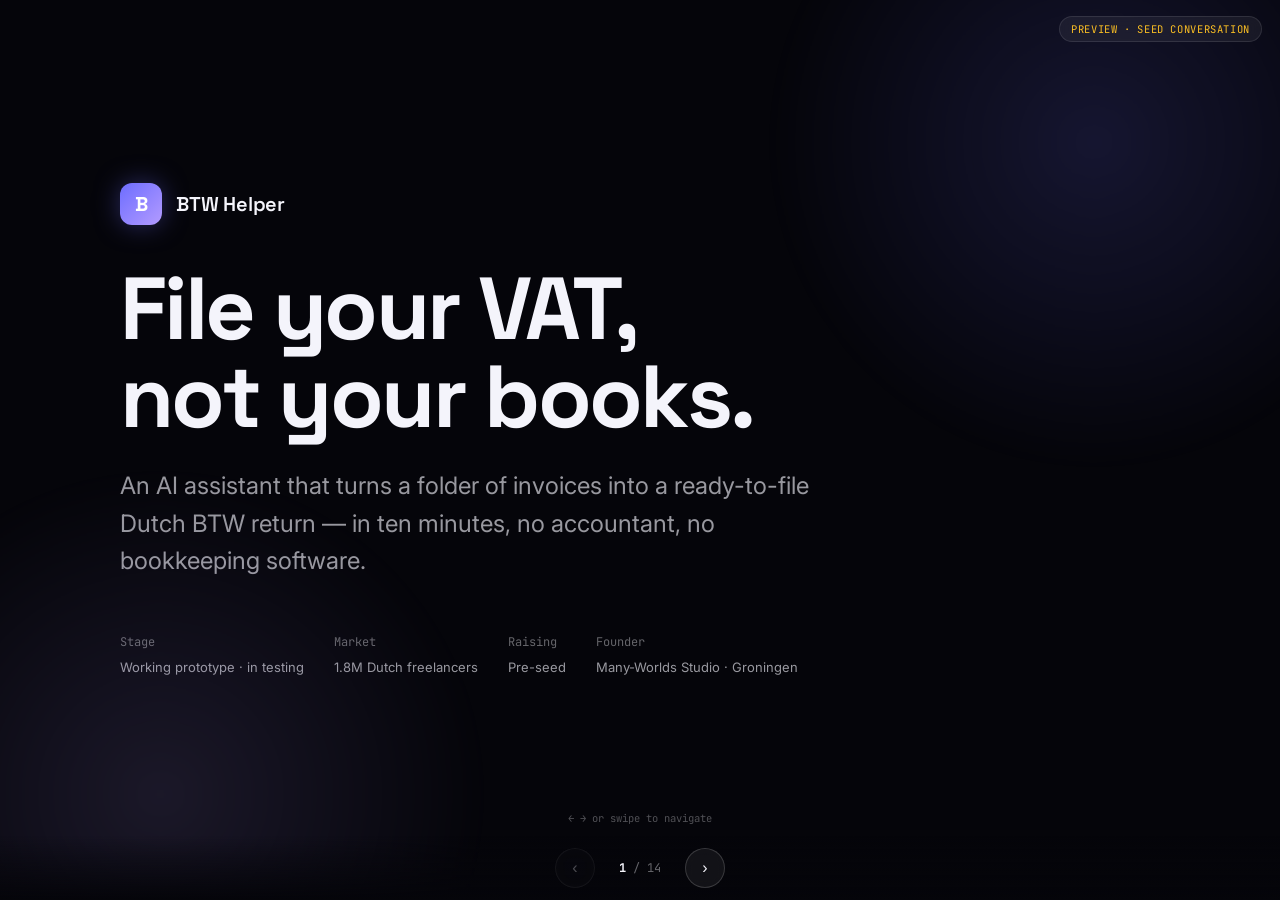
<file: BTW-Helper-Pitch-Deck (1).html>
<!DOCTYPE html>
<html lang="en">
<head>
<meta charset="UTF-8">
<meta name="viewport" content="width=device-width, initial-scale=1.0">
<title>BTW Helper — Pitch Deck</title>
<meta name="description" content="Seed pitch deck for BTW Helper, an AI VAT-filing assistant for Dutch freelancers.">
<link rel="preconnect" href="https://fonts.googleapis.com">
<link rel="preconnect" href="https://fonts.gstatic.com" crossorigin>
<link href="https://fonts.googleapis.com/css2?family=Space+Grotesk:wght@400;500;600;700&family=Inter:wght@400;500;600&family=JetBrains+Mono:wght@400;500;700&display=swap" rel="stylesheet">
<style>
  :root{
    --void:#05050a;--void-2:#0b0b16;--panel:rgba(255,255,255,.035);--panel-2:rgba(255,255,255,.06);
    --line:rgba(255,255,255,.1);--line-2:rgba(255,255,255,.16);
    --ink:#f4f4fb;--ink-soft:rgba(244,244,251,.62);--ink-faint:rgba(244,244,251,.4);
    --indigo:#6d6dff;--indigo-2:#5B5BF0;--violet:#b39bff;
    --green:#34d399;--green-deep:#10b981;--red:#fb7185;--amber:#fbbf24;
  }
  *{box-sizing:border-box;margin:0;padding:0}
  html,body{height:100%}
  body{
    background:var(--void);color:var(--ink);
    font-family:'Inter',system-ui,sans-serif;line-height:1.55;-webkit-font-smoothing:antialiased;
    overflow:hidden;
  }
  .mono{font-family:'JetBrains Mono',monospace}
  .disp{font-family:'Space Grotesk',sans-serif}

  /* DECK */
  .deck{display:flex;height:100dvh;overflow-x:auto;overflow-y:hidden;scroll-snap-type:x mandatory;scroll-behavior:smooth;scrollbar-width:none}
  .deck::-webkit-scrollbar{display:none}
  .slide{
    min-width:100%;height:100dvh;scroll-snap-align:start;flex:0 0 100%;
    display:flex;overflow-y:auto;scrollbar-width:none;
    padding:64px clamp(22px,6vw,96px) 104px;position:relative;
  }
  .slide::-webkit-scrollbar{display:none}
  .inner{margin:auto;width:100%;max-width:1040px}

  /* ambient glow per slide */
  .glow{position:absolute;width:60vw;max-width:680px;height:60vw;max-height:680px;border-radius:50%;
    background:radial-gradient(circle,rgba(109,109,255,.16),transparent 68%);
    top:-22%;right:-12%;pointer-events:none;filter:blur(8px)}
  .glow.g2{background:radial-gradient(circle,rgba(179,155,255,.13),transparent 68%);top:auto;bottom:-26%;right:auto;left:-14%}

  .eyebrow{font-family:'JetBrains Mono',monospace;font-size:12px;letter-spacing:.16em;text-transform:uppercase;color:var(--violet);margin-bottom:22px;display:flex;align-items:center;gap:12px}
  .eyebrow .step{color:var(--ink-faint)}
  .eyebrow::before{content:"";width:26px;height:1px;background:var(--violet);opacity:.6}

  h1{font-family:'Space Grotesk',sans-serif;font-weight:700;font-size:clamp(40px,7.5vw,88px);line-height:1;letter-spacing:-.03em}
  h2{font-family:'Space Grotesk',sans-serif;font-weight:600;font-size:clamp(28px,4.6vw,54px);line-height:1.05;letter-spacing:-.02em;margin-bottom:24px;max-width:18ch}
  h2 .ac{background:linear-gradient(110deg,var(--indigo),var(--violet));-webkit-background-clip:text;background-clip:text;-webkit-text-fill-color:transparent}
  .lead{font-size:clamp(17px,2.1vw,21px);color:var(--ink-soft);max-width:62ch;line-height:1.5}
  .lead b{color:var(--ink);font-weight:600}
  p{margin-bottom:14px;max-width:62ch;color:var(--ink-soft)}
  strong{color:var(--ink);font-weight:600}

  /* title slide */
  .title-wordmark{display:flex;align-items:center;gap:14px;margin-bottom:40px}
  .logo{width:42px;height:42px;border-radius:12px;background:linear-gradient(135deg,var(--indigo),var(--violet));display:grid;place-items:center;font-family:'Space Grotesk';font-weight:700;font-size:20px;color:#fff;box-shadow:0 0 30px -6px rgba(109,109,255,.7)}
  .title-wordmark span{font-family:'Space Grotesk';font-weight:600;font-size:20px;letter-spacing:-.01em}
  .tagline{font-size:clamp(18px,2.4vw,24px);color:var(--ink-soft);margin-top:26px;max-width:48ch}
  .title-meta{display:flex;flex-wrap:wrap;gap:30px;margin-top:54px;font-family:'JetBrains Mono';font-size:12px;color:var(--ink-faint)}
  .title-meta span{display:block;color:var(--ink-soft);font-size:13px;margin-top:5px;font-family:'Inter'}

  /* generic grids */
  .grid-2{display:grid;grid-template-columns:1fr 1fr;gap:18px;margin-top:8px}
  .grid-3{display:grid;grid-template-columns:repeat(3,1fr);gap:16px;margin-top:8px}
  .card{background:var(--panel);border:1px solid var(--line);border-radius:16px;padding:24px}
  .card h3{font-family:'Space Grotesk';font-weight:600;font-size:17px;margin-bottom:10px;display:flex;align-items:center;gap:10px}
  .card p{font-size:14.5px;margin:0;color:var(--ink-soft)}
  .dot{width:9px;height:9px;border-radius:50%;flex:0 0 auto}
  .dot.r{background:var(--red)}.dot.a{background:var(--amber)}.dot.i{background:var(--indigo)}.dot.g{background:var(--green)}

  .big-stat{display:flex;flex-wrap:wrap;gap:40px;margin:30px 0 6px}
  .big-stat .n{font-family:'Space Grotesk';font-weight:700;font-size:clamp(34px,5vw,56px);letter-spacing:-.02em;line-height:1}
  .big-stat .n.green{color:var(--green)}
  .big-stat .l{font-size:13px;color:var(--ink-faint);margin-top:8px;max-width:22ch}

  /* steps */
  .steps{display:grid;grid-template-columns:repeat(4,1fr);gap:14px;margin-top:10px}
  .step-c{background:var(--panel);border:1px solid var(--line);border-radius:14px;padding:20px;position:relative}
  .step-c .k{font-family:'JetBrains Mono';font-size:11px;color:var(--indigo);margin-bottom:10px}
  .step-c .t{font-family:'Space Grotesk';font-weight:600;font-size:16px;margin-bottom:6px}
  .step-c .d{font-size:13px;color:var(--ink-soft)}

  /* dashboard mock */
  .mock{background:var(--panel);border:1px solid var(--line-2);border-radius:18px;padding:26px;max-width:360px;backdrop-filter:blur(8px)}
  .mock .mlab{font-family:'JetBrains Mono';font-size:10.5px;letter-spacing:.1em;text-transform:uppercase;color:var(--ink-faint);margin-bottom:6px}
  .mock .mbig{font-family:'Space Grotesk';font-weight:700;font-size:48px;letter-spacing:-.02em;color:var(--green)}
  .mock .mrow{display:flex;justify-content:space-between;font-family:'JetBrains Mono';font-size:12.5px;color:var(--ink-soft);padding:9px 0;border-top:1px solid var(--line);margin-top:4px}
  .mock .mrow:first-of-type{margin-top:18px}

  /* funnel */
  .funnel{display:flex;flex-direction:column;gap:10px;margin-top:10px}
  .tier{border:1px solid var(--line);border-radius:13px;padding:18px 22px;display:flex;justify-content:space-between;align-items:center;gap:16px;flex-wrap:wrap}
  .tier.tam{background:rgba(109,109,255,.1);border-color:rgba(109,109,255,.3)}
  .tier.som{background:rgba(52,211,153,.08);border-color:rgba(52,211,153,.28)}
  .tier .lab{font-family:'Space Grotesk';font-weight:600;font-size:15px}
  .tier .lab small{display:block;font-family:'Inter';font-weight:400;color:var(--ink-faint);font-size:12.5px;margin-top:3px;max-width:48ch}
  .tier .val{font-family:'JetBrains Mono';font-weight:700;font-size:20px;white-space:nowrap}
  .tier .val span{display:block;font-size:11px;font-weight:400;color:var(--ink-faint);text-align:right;margin-top:2px}

  /* pricing */
  .pricing{display:grid;grid-template-columns:repeat(3,1fr);gap:14px;margin-top:8px}
  .plan{border:1px solid var(--line);border-radius:16px;padding:22px;display:flex;flex-direction:column;background:var(--panel)}
  .plan.feat{border-color:var(--indigo);box-shadow:0 0 40px -16px rgba(109,109,255,.7);position:relative}
  .plan.feat::before{content:"Wedge";position:absolute;top:-10px;left:20px;background:var(--indigo);color:#fff;font-family:'JetBrains Mono';font-size:10px;letter-spacing:.08em;text-transform:uppercase;padding:3px 10px;border-radius:100px}
  .plan .pn{font-family:'Space Grotesk';font-weight:600;font-size:16px}
  .plan .pr{font-family:'Space Grotesk';font-weight:700;font-size:34px;margin:10px 0 0;letter-spacing:-.02em}
  .plan .pr small{font-size:14px;font-weight:400;color:var(--ink-faint)}
  .plan .per{font-size:12px;color:var(--ink-faint);margin-bottom:14px}
  .plan ul{list-style:none;font-size:13px;color:var(--ink-soft);display:flex;flex-direction:column;gap:7px}
  .plan li{padding-left:18px;position:relative}
  .plan li::before{content:"→";position:absolute;left:0;color:var(--indigo)}

  /* table */
  .tbl{width:100%;border-collapse:collapse;font-size:14px;margin-top:6px}
  .tbl th,.tbl td{padding:12px 14px;text-align:left;border-bottom:1px solid var(--line)}
  .tbl th{font-family:'JetBrains Mono';font-size:11px;text-transform:uppercase;letter-spacing:.05em;color:var(--ink-faint)}
  .tbl .hl td{background:rgba(109,109,255,.12);font-weight:600}
  .tbl td.mono{font-family:'JetBrains Mono'}
  .tag{font-family:'JetBrains Mono';font-size:10.5px;padding:2px 8px;border-radius:6px}
  .tag.no{background:rgba(251,113,133,.16);color:var(--red)}
  .tag.yes{background:rgba(52,211,153,.16);color:var(--green)}

  /* gtm / lists */
  .chan{display:flex;flex-direction:column;gap:12px;margin-top:6px}
  .chan li{list-style:none;padding:16px 20px;background:var(--panel);border:1px solid var(--line);border-radius:13px;font-size:14.5px;color:var(--ink-soft)}
  .chan li b{color:var(--ink);font-family:'Space Grotesk';font-weight:600;display:block;margin-bottom:3px;font-size:15px}

  /* roadmap */
  .road{display:grid;grid-template-columns:repeat(3,1fr);gap:16px;margin-top:8px}
  .road .col{border:1px solid var(--line);border-radius:16px;padding:22px;background:var(--panel)}
  .road .col h3{font-family:'JetBrains Mono';font-size:12px;letter-spacing:.1em;text-transform:uppercase;margin-bottom:16px}
  .road .now h3{color:var(--green)} .road .next h3{color:var(--indigo)} .road .later h3{color:var(--ink-faint)}
  .road ul{list-style:none;display:flex;flex-direction:column;gap:11px}
  .road li{font-size:13.5px;color:var(--ink-soft);padding-left:16px;position:relative}
  .road li::before{content:"";position:absolute;left:0;top:8px;width:6px;height:6px;border-radius:50%;background:var(--line-2)}

  /* team */
  .team-head{display:flex;align-items:center;gap:18px;margin-bottom:24px}
  .avatar{width:64px;height:64px;border-radius:18px;background:linear-gradient(135deg,var(--indigo),var(--violet));display:grid;place-items:center;font-family:'Space Grotesk';font-weight:700;font-size:26px;color:#fff;flex:0 0 auto}
  .team-head .who{font-family:'Space Grotesk';font-weight:600;font-size:20px}
  .team-head .who small{display:block;font-family:'Inter';font-weight:400;color:var(--ink-faint);font-size:13.5px;margin-top:3px}
  .creds{display:grid;grid-template-columns:1fr 1fr;gap:14px}
  .cred{background:var(--panel);border:1px solid var(--line);border-radius:13px;padding:18px}
  .cred .ct{font-family:'Space Grotesk';font-weight:600;font-size:14.5px;margin-bottom:5px}
  .cred .cd{font-size:13px;color:var(--ink-soft)}

  /* ask */
  .ask-num{font-family:'Space Grotesk';font-weight:700;font-size:clamp(50px,9vw,104px);letter-spacing:-.03em;line-height:1;background:linear-gradient(110deg,var(--indigo),var(--violet));-webkit-background-clip:text;background-clip:text;-webkit-text-fill-color:transparent}
  .alloc{display:flex;flex-direction:column;gap:10px;margin-top:24px;max-width:560px}
  .alloc .row{display:grid;grid-template-columns:42px 1fr auto;gap:14px;align-items:center}
  .alloc .pct{font-family:'JetBrains Mono';font-weight:700;font-size:14px;color:var(--violet)}
  .alloc .bar{height:8px;border-radius:100px;background:linear-gradient(90deg,var(--indigo),var(--violet))}
  .alloc .nm{font-size:14px;color:var(--ink-soft)}

  .note{font-family:'JetBrains Mono';font-size:11.5px;color:var(--ink-faint);margin-top:22px}
  .closing h1{max-width:16ch}

  /* NAV */
  .nav{position:fixed;bottom:0;left:0;right:0;height:64px;display:flex;align-items:center;justify-content:center;gap:18px;background:linear-gradient(0deg,var(--void),transparent);z-index:50}
  .nav button{width:40px;height:40px;border-radius:50%;border:1px solid var(--line-2);background:var(--panel-2);color:var(--ink);font-size:16px;cursor:pointer;display:grid;place-items:center;transition:all .2s;backdrop-filter:blur(8px)}
  .nav button:hover{background:var(--indigo);border-color:var(--indigo)}
  .nav button:disabled{opacity:.3;cursor:default}
  .counter{font-family:'JetBrains Mono';font-size:12px;color:var(--ink-faint);min-width:54px;text-align:center}
  .counter b{color:var(--ink)}
  .progress{position:fixed;top:0;left:0;height:3px;background:linear-gradient(90deg,var(--indigo),var(--violet));z-index:60;transition:width .35s ease;width:0}
  .badge-prev{position:fixed;top:16px;right:18px;z-index:55;font-family:'JetBrains Mono';font-size:10.5px;letter-spacing:.06em;text-transform:uppercase;color:var(--amber);border:1px solid var(--line);background:var(--panel-2);padding:4px 11px;border-radius:100px;backdrop-filter:blur(8px)}
  .hint{position:fixed;bottom:74px;left:50%;transform:translateX(-50%);font-family:'JetBrains Mono';font-size:10.5px;color:var(--ink-faint);z-index:50;opacity:.8;transition:opacity .4s}

  @media(max-width:780px){
    .grid-2,.grid-3,.steps,.pricing,.road,.creds{grid-template-columns:1fr}
    .steps{grid-template-columns:1fr 1fr}
    .slide{padding:56px 20px 96px}
    .big-stat{gap:24px}
    .title-meta{gap:18px}
  }
  @media(prefers-reduced-motion:reduce){.deck{scroll-behavior:auto}.progress{transition:none}}
</style>
</head>
<body>

<div class="progress" id="prog"></div>
<div class="badge-prev">Preview · seed conversation</div>

<div class="deck" id="deck">

  <!-- 1 TITLE -->
  <section class="slide">
    <div class="glow"></div><div class="glow g2"></div>
    <div class="inner">
      <div class="title-wordmark"><div class="logo">B</div><span>BTW Helper</span></div>
      <h1>File your VAT,<br>not your books.</h1>
      <p class="tagline">An AI assistant that turns a folder of invoices into a ready-to-file Dutch BTW return — in ten minutes, no accountant, no bookkeeping software.</p>
      <div class="title-meta">
        <div>Stage<span>Working prototype · in testing</span></div>
        <div>Market<span>1.8M Dutch freelancers</span></div>
        <div>Raising<span>Pre-seed</span></div>
        <div>Founder<span>Many-Worlds Studio · Groningen</span></div>
      </div>
    </div>
  </section>

  <!-- 2 PROBLEM -->
  <section class="slide">
    <div class="glow"></div>
    <div class="inner">
      <div class="eyebrow">Problem <span class="step">02</span></div>
      <h2>Every quarter, filing BTW is small, frequent, and <span class="ac">quietly terrifying.</span></h2>
      <p class="lead">1.8M Dutch zzp'ers must report their VAT four times a year on a government portal that speaks in coded boxes — reverse charge, self-assessed tax, EU rules — that nobody taught them. Get a box wrong and you overpay or invite a correction. So they pick one of three bad options:</p>
      <div class="grid-3" style="margin-top:24px">
        <div class="card"><h3><span class="dot r"></span>Pay an accountant</h3><p>€600–€2,500/year for 30 minutes of quarterly work. Overkill for one person with 20 invoices.</p></div>
        <div class="card"><h3><span class="dot a"></span>Bookkeeping software</h3><p>MoneyBird &amp; co are full accounting suites. They ask you to become a bookkeeper to use them.</p></div>
        <div class="card"><h3><span class="dot i"></span>Wing it in Excel</h3><p>Manual VAT math at 23:00 on deadline day. Free, error-prone, stressful every quarter.</p></div>
      </div>
    </div>
  </section>

  <!-- 3 SOLUTION -->
  <section class="slide">
    <div class="glow g2"></div>
    <div class="inner">
      <div class="eyebrow">Solution <span class="step">03</span></div>
      <h2>Drop your invoices in.<br><span class="ac">We hand back a filed return.</span></h2>
      <p class="lead">BTW Helper reads each invoice with AI, assigns the correct <span class="mono">rubriek</span>, handles reverse-charge and currency conversion, and pre-fills a simulator that mirrors the official Belastingdienst form. You review, copy across, and file. Done.</p>
      <div class="grid-2" style="margin-top:26px">
        <div class="card"><h3>One job, done end to end</h3><p>Not a ledger, not line items — invoices in, a correct return out. The thing freelancers actually need, and nothing they don't.</p></div>
        <div class="card"><h3>You stay in control</h3><p>We pre-fill; you submit yourself. No risky auto-filing to a tax authority, and every classification is explained in plain language.</p></div>
      </div>
      <p class="note">Positioning: we sell <strong style="color:var(--violet)">relief</strong>, not bookkeeping. The enemy is deadline-night dread — not a competitor.</p>
    </div>
  </section>

  <!-- 4 PRODUCT DEMO -->
  <section class="slide">
    <div class="glow"></div>
    <div class="inner">
      <div class="eyebrow">Product · live today <span class="step">04</span></div>
      <h2>This already works.</h2>
      <div class="steps" style="margin-bottom:28px">
        <div class="step-c"><div class="k">01</div><div class="t">Upload</div><div class="d">Drag in a quarter of PDFs, all types at once.</div></div>
        <div class="step-c"><div class="k">02</div><div class="t">AI classifies</div><div class="d">Rubriek, reverse charge, FX — automatically.</div></div>
        <div class="step-c"><div class="k">03</div><div class="t">Review</div><div class="d">Check every number, flagged if inconsistent.</div></div>
        <div class="step-c"><div class="k">04</div><div class="t">File</div><div class="d">Copy into the portal. Filed in 10 minutes.</div></div>
      </div>
      <div style="display:flex;gap:30px;align-items:center;flex-wrap:wrap">
        <div class="mock">
          <div class="mlab">Q1 2026 · real dry-run result</div>
          <div class="mbig">+€24,15</div>
          <div class="mrow"><span>1a · omzet</span><span>€46,20</span></div>
          <div class="mrow"><span>4a · reverse charge</span><span>€25,66</span></div>
          <div class="mrow"><span>5g · te betalen</span><span>+€24,15</span></div>
        </div>
        <p class="lead" style="flex:1;min-width:240px">A full Q1 2026 filing has run end to end on the live prototype — invoices in, correct rubrieken out, totals matching the manual calculation <strong>to the cent</strong>.</p>
      </div>
    </div>
  </section>

  <!-- 5 MARKET -->
  <section class="slide">
    <div class="glow g2"></div>
    <div class="inner">
      <div class="eyebrow">Market <span class="step">05</span></div>
      <h2>A focused beachhead inside a <span class="ac">structural market.</span></h2>
      <div class="big-stat">
        <div><div class="n mono">1.79M</div><div class="l">zzp'ers registered at the KVK (Q1 2026)</div></div>
        <div><div class="n mono">1.2M</div><div class="l">with self-employment as main income (CBS)</div></div>
        <div><div class="n mono">€600+</div><div class="l">typical annual accountant cost we displace</div></div>
      </div>
      <div class="funnel" style="margin-top:24px">
        <div class="tier tam"><div class="lab">TAM — VAT-filing solo entrepreneurs<small>Registered zzp'ers filing quarterly BTW</small></div><div class="val">~1.5M<span>≈ €150M/yr</span></div></div>
        <div class="tier"><div class="lab">SAM — underserved self-filers<small>On free plans, spreadsheets, or reluctant accountant users</small></div><div class="val">~500K<span>≈ €50M/yr</span></div></div>
        <div class="tier som"><div class="lab">SOM — 3-yr beachhead<small>~1% of SAM via community + content</small></div><div class="val">~5K<span>≈ €400K ARR</span></div></div>
      </div>
    </div>
  </section>

  <!-- 6 BUSINESS MODEL -->
  <section class="slide">
    <div class="glow"></div>
    <div class="inner">
      <div class="eyebrow">Business model <span class="step">06</span></div>
      <h2>Free to file one real quarter. Cheap to keep.</h2>
      <p class="lead" style="margin-bottom:20px">Per-account SaaS, priced under one MoneyBird tier. The free plan files a full quarter — that's the demo that converts. ~90% gross margin; AI parsing costs cents per user.</p>
      <div class="pricing">
        <div class="plan"><div class="pn">Starter</div><div class="pr">€0</div><div class="per">forever</div><ul><li>1 eenmanszaak</li><li>15 invoices / quarter</li><li>AI classify + simulator</li><li>Copy-to-Belastingdienst</li></ul></div>
        <div class="plan feat"><div class="pn">Pro</div><div class="pr">€7<small>/mo</small></div><div class="per">€69 / year</div><ul><li>Unlimited + bulk upload</li><li>PDF export</li><li>Deadline reminders</li><li>NL · EN · ES</li></ul></div>
        <div class="plan"><div class="pn">Studio</div><div class="pr">€14<small>/mo</small></div><div class="per">€149 / year</div><ul><li>Everything in Pro</li><li>Annual report (IB prep)</li><li>Accountant export</li><li>Priority support</li></ul></div>
      </div>
      <p class="note">The cost of being wrong on a tax form dwarfs €7/month. One correct filed quarter inside the tool makes renewal a no-brainer.</p>
    </div>
  </section>

  <!-- 7 GO TO MARKET -->
  <section class="slide">
    <div class="glow g2"></div>
    <div class="inner">
      <div class="eyebrow">Go-to-market <span class="step">07</span></div>
      <h2>Win the niche that <span class="ac">already trusts the founder.</span></h2>
      <ul class="chan">
        <li><b>Beachhead: creative, dev &amp; expat freelancers</b>The people with the messiest reverse-charge invoices (US SaaS, EU tools) and the least patience for accounting software — and the founder's own community.</li>
        <li><b>Warm network first</b>A 102-member film association and 50+ Spanish-speaking expat &amp; family groups are direct lines to the first hundred users — exactly the beachhead profile.</li>
        <li><b>Content &amp; SEO</b>Own the long-tail "how do I file rubriek 4a" queries freelancers Google at deadline. Each answer ends at the product.</li>
        <li><b>Product-led growth</b>The free quarter is the funnel; the simulator is the demo. Land at the moment of pain, four times a year.</li>
      </ul>
    </div>
  </section>

  <!-- 8 COMPETITION -->
  <section class="slide">
    <div class="glow"></div>
    <div class="inner">
      <div class="eyebrow">Competition / differentiation <span class="step">08</span></div>
      <h2>Everyone else sells more than the freelancer needs.</h2>
      <table class="tbl">
        <thead><tr><th>Option</th><th>Entry</th><th>Scope</th><th>Learning curve</th><th>AI</th></tr></thead>
        <tbody>
          <tr><td>Accountant</td><td class="mono">€49+/mo</td><td>Full service</td><td>None (costly)</td><td><span class="tag no">No</span></td></tr>
          <tr><td>MoneyBird</td><td class="mono">€15/mo</td><td>Full bookkeeping</td><td>Medium</td><td><span class="tag no">No</span></td></tr>
          <tr><td>e-Boekhouden</td><td class="mono">~€12/mo</td><td>Full, dated UI</td><td>High</td><td><span class="tag no">No</span></td></tr>
          <tr><td>Spreadsheet</td><td class="mono">€0</td><td>DIY</td><td>High &amp; manual</td><td><span class="tag no">No</span></td></tr>
          <tr class="hl"><td>BTW Helper</td><td class="mono">€0 → €7</td><td>VAT filing only</td><td><span class="tag yes">Near-zero</span></td><td><span class="tag yes">Yes</span></td></tr>
        </tbody>
      </table>
      <p class="lead" style="margin-top:22px">Incumbents win the freelancer who wants to <em>run their whole admin</em>. We win the far larger group who resent admin and just want the scary form to be over. <strong>Different buyer, same KVK number.</strong></p>
    </div>
  </section>

  <!-- 9 TRACTION -->
  <section class="slide">
    <div class="glow g2"></div>
    <div class="inner">
      <div class="eyebrow">Traction <span class="step">09</span></div>
      <h2>Early, real, and <span class="ac">validated by use.</span></h2>
      <div class="big-stat">
        <div><div class="n mono">15</div><div class="l">founder-freelancers testing the app as design partners</div></div>
        <div><div class="n green">Q1'26</div><div class="l">full filing dry-run completed, verified to the cent</div></div>
        <div><div class="n mono">150+</div><div class="l">warm potential users in the founder's network</div></div>
      </div>
      <div class="grid-2" style="margin-top:24px">
        <div class="card"><h3>What's proven</h3><p>The hard part works: AI classification, reverse-charge logic, and the full filing flow run live. A real freelancer (the founder) files real quarters with it today.</p></div>
        <div class="card"><h3>What we're instrumenting</h3><p>Pre-revenue by design. The metrics that matter next: <strong>activation</strong> (first filed quarter), <strong>retention</strong> (quarter-over-quarter return), <strong>willingness to pay</strong>, and <strong>MRR / monthly growth</strong> once Pro opens.</p></div>
      </div>
      <p class="note">Honest stage: this is a working prototype with design partners, not a revenue business yet — the raise turns validated pain into paying users.</p>
    </div>
  </section>

  <!-- 10 ROADMAP -->
  <section class="slide">
    <div class="glow"></div>
    <div class="inner">
      <div class="eyebrow">Roadmap <span class="step">10</span></div>
      <h2>Now, next, later.</h2>
      <div class="road">
        <div class="col now"><h3>● Now</h3><ul>
          <li>Harden multi-user isolation &amp; storage</li>
          <li>Public signup + billing</li>
          <li>Ship the marketing landing</li>
          <li>Onboard the 15 design partners</li>
        </ul></div>
        <div class="col next"><h3>● Next</h3><ul>
          <li>PDF export &amp; deadline reminders</li>
          <li>NL · EN · ES launch</li>
          <li>Annual report builder (IB prep)</li>
          <li>Convert pilots to paid Pro</li>
        </ul></div>
        <div class="col later"><h3>● Later</h3><ul>
          <li>Multi-country VAT (BE, DE)</li>
          <li>Accountant export package</li>
          <li>Agent-native distribution</li>
          <li>Partnerships with freelancer platforms</li>
        </ul></div>
      </div>
    </div>
  </section>

  <!-- 11 TEAM -->
  <section class="slide">
    <div class="glow g2"></div>
    <div class="inner">
      <div class="eyebrow">Team <span class="step">11</span></div>
      <div class="team-head">
        <div class="avatar">G</div>
        <div class="who">Solo founder<small>Many-Worlds Studio / Dymaxion · Groningen, NL</small></div>
      </div>
      <h2 style="font-size:clamp(22px,3vw,32px);margin-bottom:20px">A founder who is the customer, the builder, and the channel.</h2>
      <div class="creds">
        <div class="cred"><div class="ct">⚙ Technical</div><div class="cd">Designed and shipped the full product solo — Next.js, Supabase, AI parsing pipeline, live in production.</div></div>
        <div class="cred"><div class="ct">◇ Product</div><div class="cd">Built it for his own eenmanszaak first. Dogfooded every quarter — the product earns its keep before anyone else sees it.</div></div>
        <div class="cred"><div class="ct">◈ Market knowledge</div><div class="cd">Lives the exact pain as a Dutch freelancer. No guesswork about the problem — it's a personal one.</div></div>
        <div class="cred"><div class="ct">◆ Unfair distribution</div><div class="cd">Direct access to the beachhead: a 102-member film association and Spanish-speaking expat &amp; family communities — warm channels competitors can't buy.</div></div>
      </div>
    </div>
  </section>

  <!-- 12 FINANCIALS -->
  <section class="slide">
    <div class="glow"></div>
    <div class="inner">
      <div class="eyebrow">Financials · directional <span class="step">12</span></div>
      <h2>Software margins, penny-scale cost.</h2>
      <div class="big-stat">
        <div><div class="n mono">~90%+</div><div class="l">gross margin (thin-vertical SaaS)</div></div>
        <div><div class="n mono">€3–6</div><div class="l">AI + infra cost per user / year</div></div>
        <div><div class="n mono">&lt;6mo</div><div class="l">CAC payback (community-led, CAC &lt;€25)</div></div>
      </div>
      <table class="tbl" style="margin-top:22px">
        <thead><tr><th>Directional path</th><th>Paying users</th><th>Indicative ARR</th></tr></thead>
        <tbody>
          <tr><td>Year 1 — pilots → first paid</td><td class="mono">~50–150</td><td class="mono">≈ €5–15K</td></tr>
          <tr><td>Year 2 — beachhead</td><td class="mono">~800–1.5K</td><td class="mono">≈ €80–120K</td></tr>
          <tr class="hl"><td>Year 3 — SOM</td><td class="mono">~5K</td><td class="mono">≈ €400K</td></tr>
        </tbody>
      </table>
      <p class="note">Illustrative, not a forecast. Seasonal business: four filing spikes a year; retention strategy turns panic-purchases into a habit.</p>
    </div>
  </section>

  <!-- 13 ASK -->
  <section class="slide">
    <div class="glow g2"></div>
    <div class="inner">
      <div class="eyebrow">The ask · use of funds <span class="step">13</span></div>
      <h2 style="margin-bottom:14px">Raising</h2>
      <div class="ask-num">€100K<span style="font-size:.3em;color:var(--ink-faint);-webkit-text-fill-color:var(--ink-faint)"> &nbsp;pre-seed</span></div>
      <p class="lead" style="margin-top:18px">To turn a validated prototype into paying users — 12–18 months of runway focused on growth, not survival.</p>
      <div class="alloc">
        <div class="row"><span class="pct">45%</span><div class="bar" style="width:100%"></div><span class="nm">Growth marketing &amp; content</span></div>
        <div class="row"><span class="pct">25%</span><div class="bar" style="width:58%"></div><span class="nm">Sales &amp; partnerships</span></div>
        <div class="row"><span class="pct">20%</span><div class="bar" style="width:46%"></div><span class="nm">Product — multi-language &amp; multi-country</span></div>
        <div class="row"><span class="pct">10%</span><div class="bar" style="width:24%"></div><span class="nm">Runway &amp; operations</span></div>
      </div>
      <p class="note">Amount is a placeholder to set with your real runway plan. Allocation reflects the priority: distribution, not engineering.</p>
    </div>
  </section>

  <!-- 14 CLOSING -->
  <section class="slide closing">
    <div class="glow"></div><div class="glow g2"></div>
    <div class="inner">
      <div class="eyebrow">BTW Helper <span class="step">14</span></div>
      <h1>Four times a year,<br>1.8 million people<br>dread one form.<br><span class="ac">We make it vanish.</span></h1>
      <p class="tagline" style="margin-top:28px">File your VAT, not your books.</p>
    </div>
  </section>

</div>

<div class="hint" id="hint">← → or swipe to navigate</div>
<nav class="nav">
  <button id="prev" aria-label="Previous">‹</button>
  <div class="counter"><b id="cur">1</b> / <span id="total">14</span></div>
  <button id="next" aria-label="Next">›</button>
</nav>

<script>
  const deck=document.getElementById('deck');
  const slides=[...deck.querySelectorAll('.slide')];
  const total=slides.length;
  const prog=document.getElementById('prog');
  const cur=document.getElementById('cur');
  document.getElementById('total').textContent=total;
  const prev=document.getElementById('prev');
  const next=document.getElementById('next');
  const hint=document.getElementById('hint');
  let i=0;

  function go(n){
    i=Math.max(0,Math.min(total-1,n));
    deck.scrollTo({left:i*deck.clientWidth,behavior:'smooth'});
    update();
  }
  function update(){
    cur.textContent=i+1;
    prog.style.width=((i)/(total-1)*100)+'%';
    prev.disabled=i===0; next.disabled=i===total-1;
  }
  // sync index on manual scroll/swipe
  let t;
  deck.addEventListener('scroll',()=>{
    clearTimeout(t);
    t=setTimeout(()=>{
      const n=Math.round(deck.scrollLeft/deck.clientWidth);
      if(n!==i){i=n;update();}
    },80);
  });
  prev.onclick=()=>go(i-1);
  next.onclick=()=>{go(i+1);hint.style.opacity=0;};
  window.addEventListener('keydown',e=>{
    if(e.key==='ArrowRight'||e.key===' '){e.preventDefault();go(i+1);hint.style.opacity=0;}
    if(e.key==='ArrowLeft'){e.preventDefault();go(i-1);}
    if(e.key==='Home')go(0); if(e.key==='End')go(total-1);
  });
  window.addEventListener('resize',()=>deck.scrollTo({left:i*deck.clientWidth}));
  setTimeout(()=>hint.style.opacity=0,5000);
  update();
</script>
</body>
</html>
</file>
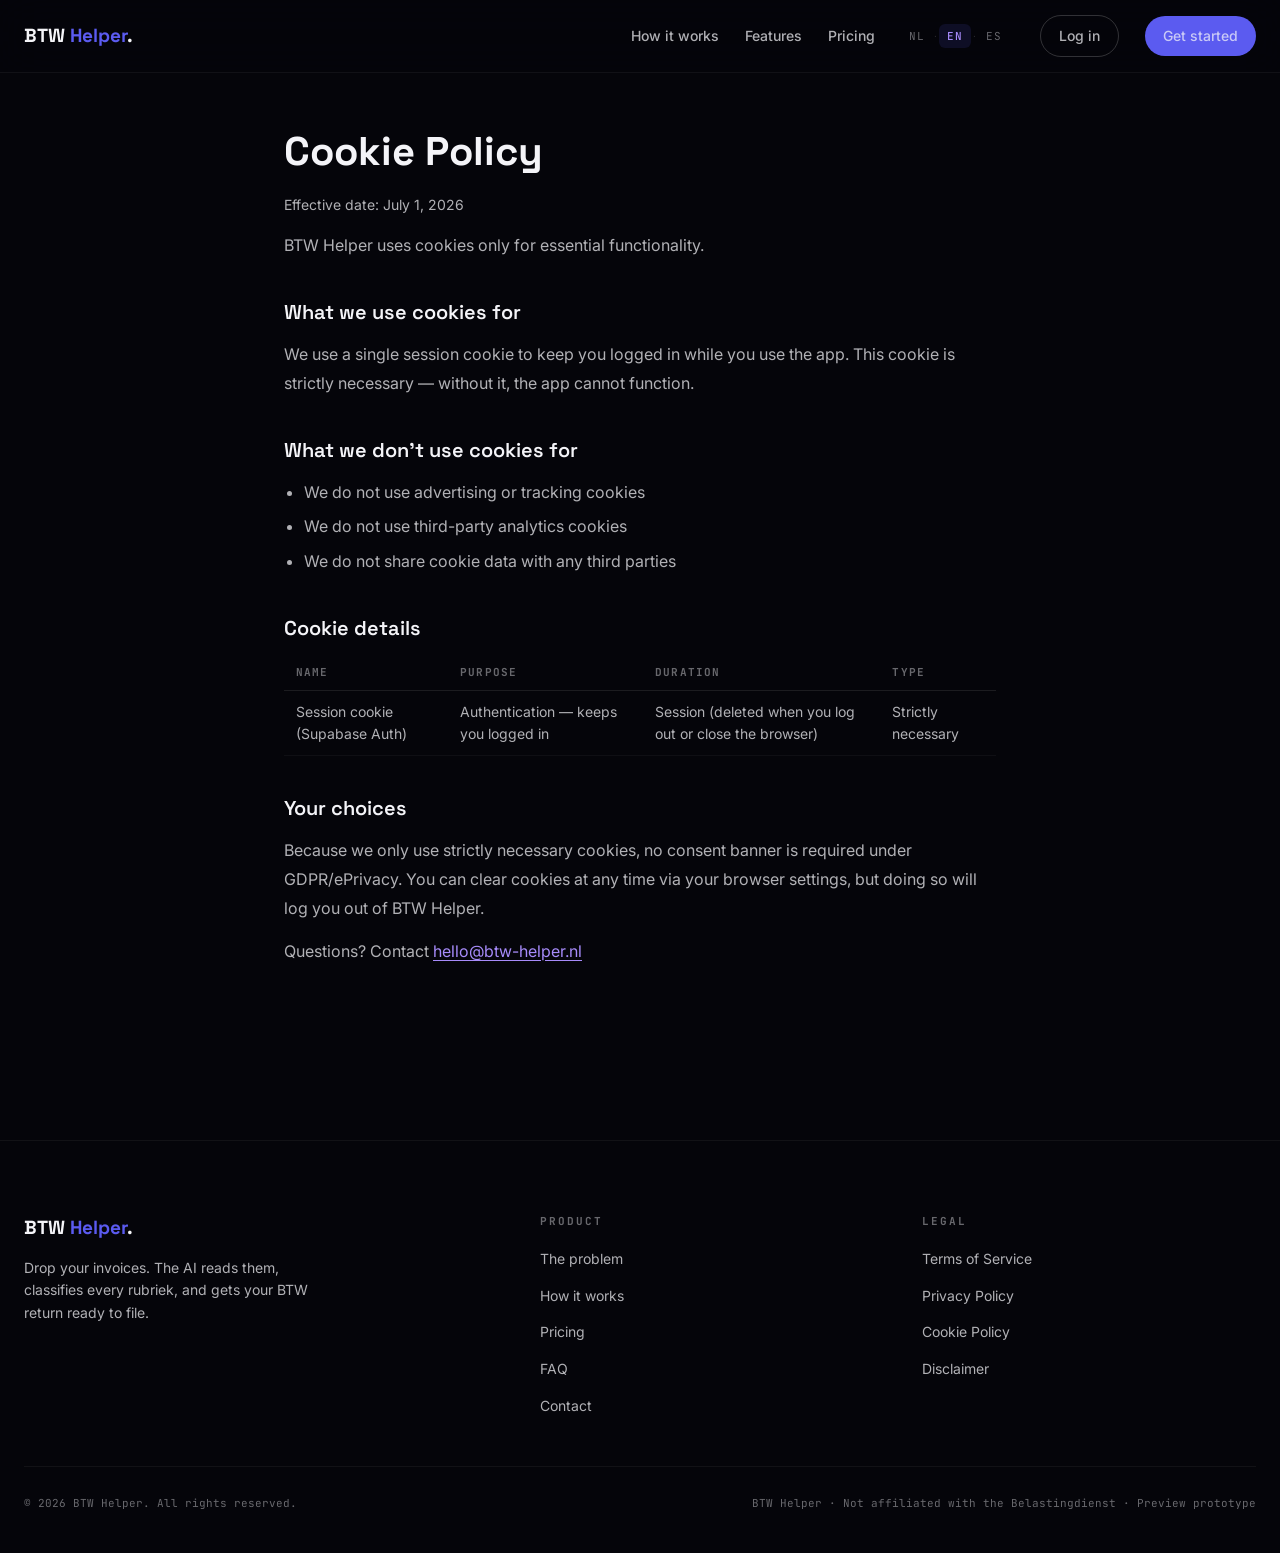
<file: cookies.html>
<!DOCTYPE html>
<html lang="en">
<head>
<meta charset="UTF-8">
<link rel="icon" type="image/x-icon" href="/favicon/favicon.ico">
<link rel="icon" type="image/png" sizes="32x32" href="/favicon/favicon-32x32.png">
<link rel="icon" type="image/png" sizes="16x16" href="/favicon/favicon-16x16.png">
<link rel="apple-touch-icon" sizes="180x180" href="/favicon/apple-touch-icon.png">
<link rel="icon" type="image/svg+xml" href="/favicon.svg">
<meta name="viewport" content="width=device-width, initial-scale=1">
<title>Cookie Policy — BTW Helper</title>
<link rel="preconnect" href="https://fonts.googleapis.com">
<link href="https://fonts.googleapis.com/css2?family=Space+Grotesk:wght@500;600;700&family=Inter:wght@400;500;600&family=JetBrains+Mono:wght@400;500&display=swap" rel="stylesheet">
<style>
:root{
  --void:#05050a;--void-2:#0c0c18;
  --indigo:#5B5BF0;--indigo-deep:#3E2BC9;--violet:#a78bfa;
  --green:#16a34a;--green-glow:#34d399;--red:#fb7185;
  --white:#f4f4f8;--white-soft:rgba(244,244,248,.72);--white-faint:rgba(244,244,248,.42);
  --glass:rgba(255,255,255,.045);--glass-line:rgba(255,255,255,.09);
  --fd:'Space Grotesk',sans-serif;--fb:'Inter',system-ui,sans-serif;--fm:'JetBrains Mono',monospace;
  --maxw:1320px;
}
*,*::before,*::after{box-sizing:border-box;margin:0;padding:0}
html{scroll-behavior:smooth;overflow-x:hidden}
body{background:var(--void);color:var(--white);font-family:var(--fb);font-size:16px;line-height:1.6;-webkit-font-smoothing:antialiased;overflow-x:hidden}
:focus-visible{outline:2px solid var(--violet);outline-offset:3px;border-radius:4px}

/* nav */
nav{position:fixed;top:0;left:0;right:0;z-index:100;backdrop-filter:blur(22px);background:rgba(5,5,10,.7);border-bottom:1px solid rgba(255,255,255,.05)}
.nav-inner{max-width:var(--maxw);margin:0 auto;padding:15px 24px;display:flex;align-items:center;justify-content:space-between;gap:24px}
.wordmark{font-family:var(--fd);font-weight:700;font-size:19px;color:var(--white);text-decoration:none}
.wordmark span{color:var(--indigo)}
.nav-links{display:flex;gap:26px;align-items:center}
.nav-links a{color:var(--white-soft);text-decoration:none;font-size:14px;font-weight:500;position:relative}
.nav-links a:not(.nav-cta):not(.nav-dash)::after{content:"";position:absolute;left:0;bottom:-4px;width:100%;height:1.5px;background:var(--violet);transform:scaleX(0);transform-origin:left;transition:transform .3s}
.nav-links a:not(.nav-cta):not(.nav-dash):hover::after{transform:scaleX(1)}
.nav-cta{background:var(--indigo);color:#fff;padding:9px 18px;border-radius:100px;font-size:14px;font-weight:600;text-decoration:none;transition:transform .2s,box-shadow .2s}
.nav-cta:hover{transform:translateY(-1px);box-shadow:0 8px 24px -8px rgba(91,91,240,.7)}
.nav-lang{display:flex;gap:2px;align-items:center;margin-right:4px}
.lang-btn{font-family:var(--fm);font-size:11px;letter-spacing:.08em;color:var(--white-faint);background:none;border:none;padding:5px 8px;border-radius:6px;cursor:pointer;transition:color .2s,background .2s}
.lang-btn:hover{color:var(--white)}
.lang-btn.active{color:var(--violet);background:rgba(91,91,240,.12);font-weight:500}
.lang-sep{color:rgba(255,255,255,.15);font-size:10px;user-select:none}
.nav-dash{color:var(--white-soft);border:1px solid rgba(255,255,255,.18);padding:9px 18px;border-radius:100px;font-size:14px;font-weight:500;text-decoration:none;transition:border-color .2s,color .2s;background:transparent}
.nav-dash:hover{border-color:rgba(255,255,255,.4);color:var(--white)}
.nav-burger{display:none;width:36px;height:36px;border-radius:8px;border:1px solid rgba(255,255,255,.14);background:rgba(255,255,255,.04);align-items:center;justify-content:center;flex-direction:column;gap:4px;cursor:pointer}
.nav-burger span{width:16px;height:1.5px;background:var(--white);transition:transform .3s,opacity .3s}
.nav-burger.open span:nth-child(1){transform:translateY(5.5px) rotate(45deg)}
.nav-burger.open span:nth-child(2){opacity:0}
.nav-burger.open span:nth-child(3){transform:translateY(-5.5px) rotate(-45deg)}
.nav-mobile-panel{display:none;flex-direction:column;gap:4px;padding:14px 24px 18px;border-top:1px solid rgba(255,255,255,.06);background:rgba(5,5,10,.97)}
.nav-mobile-panel.open{display:flex}
.nav-mobile-panel a{color:var(--white-soft);text-decoration:none;font-size:15px;padding:11px 4px;border-bottom:1px solid rgba(255,255,255,.05)}
.nav-mobile-panel a:last-child{border-bottom:none}
.nav-mobile-panel a.nav-cta{margin-top:8px;text-align:center;border-radius:100px;background:var(--indigo);color:#fff;font-weight:600;border-bottom:none;padding:12px}
@media(max-width:780px){
  .nav-links a:not(.nav-cta){display:none}
  .nav-links .nav-cta{display:none}
  .nav-links .nav-dash{display:none}
  .nav-burger{display:flex}
}

/* legal content */
.legal{max-width:760px;margin:0 auto;padding:120px 24px 80px}
.legal-title{font-family:var(--fd);font-weight:700;font-size:clamp(28px,4vw,40px);color:var(--white);margin-bottom:8px}
.legal-date{font-size:14px;color:var(--white-faint);margin-bottom:48px}
.legal h2{font-family:var(--fd);font-weight:600;font-size:20px;color:var(--white);margin:36px 0 12px}
.legal p{color:var(--white-soft);line-height:1.8;margin-bottom:14px}
.legal ul{color:var(--white-soft);line-height:1.8;padding-left:20px;margin-bottom:14px}
.legal ul li{margin-bottom:6px}
.legal a{color:var(--violet);text-decoration:underline;text-underline-offset:3px}
.legal a:hover{color:var(--white)}
.cookie-table{width:100%;border-collapse:collapse;margin-bottom:14px;font-size:14px}
.cookie-table th{text-align:left;color:var(--white-faint);font-family:var(--fm);font-size:11px;letter-spacing:.1em;text-transform:uppercase;padding:8px 12px;border-bottom:1px solid var(--glass-line)}
.cookie-table td{color:var(--white-soft);padding:10px 12px;border-bottom:1px solid rgba(255,255,255,.04);line-height:1.6;vertical-align:top}

/* footer */
.container{max-width:var(--maxw);margin:0 auto;padding:0 24px}
footer{border-top:1px solid rgba(255,255,255,.05);padding:72px 0 40px;margin-top:80px}
.foot-grid{display:grid;grid-template-columns:1.4fr 1fr 1fr;gap:48px;margin-bottom:48px}
@media(max-width:720px){.foot-grid{grid-template-columns:1fr;gap:36px}}
.foot-brand .wordmark{display:inline-block;margin-bottom:14px}
.foot-brand p{font-size:14px;color:var(--white-soft);max-width:34ch;line-height:1.6;margin-bottom:14px}
.foot-col h4{font-family:var(--fm);font-size:11px;letter-spacing:.18em;text-transform:uppercase;color:var(--white-faint);margin-bottom:16px}
.foot-col ul{list-style:none;display:flex;flex-direction:column;gap:11px}
.foot-col a{color:var(--white-soft);text-decoration:none;font-size:14px;transition:color .2s}
.foot-col a:hover{color:var(--violet)}
.foot-bottom{display:flex;justify-content:space-between;align-items:center;flex-wrap:wrap;gap:12px;padding-top:28px;border-top:1px solid rgba(255,255,255,.05);font-family:var(--fm);font-size:11px;color:var(--white-faint)}
@media(max-width:560px){.foot-bottom{flex-direction:column;align-items:flex-start}}
</style>
</head>
<body>

<nav>
  <div class="nav-inner">
    <a href="/" class="wordmark">BTW<span> Helper</span>.</a>
    <div class="nav-links">
      <a href="/#how">How it works</a>
      <a href="/#features">Features</a>
      <a href="/#pricing">Pricing</a>
      <div class="nav-lang">
        <button class="lang-btn" data-lang="nl">NL</button>
        <span class="lang-sep">·</span>
        <button class="lang-btn active" data-lang="en">EN</button>
        <span class="lang-sep">·</span>
        <button class="lang-btn" data-lang="es">ES</button>
      </div>
      <a href="https://app.btw-helper.nl/login" class="nav-dash">Log in</a>
      <a href="https://app.btw-helper.nl/signup" class="nav-cta">Get started</a>
    </div>
    <button class="nav-burger" id="navBurger" aria-label="Open menu" aria-expanded="false">
      <span></span><span></span><span></span>
    </button>
  </div>
  <div class="nav-mobile-panel" id="navMobilePanel">
    <a href="/#how">How it works</a>
    <a href="/#features">Features</a>
    <a href="/#pricing">Pricing</a>
    <a href="/#faq">FAQ</a>
    <a href="https://app.btw-helper.nl/login">Log in →</a>
    <a href="https://app.btw-helper.nl/signup" class="nav-cta">Get started</a>
  </div>
</nav>

<main class="legal">
  <h1 class="legal-title">Cookie Policy</h1>
  <p class="legal-date">Effective date: July 1, 2026</p>

  <p>BTW Helper uses cookies only for essential functionality.</p>

  <h2>What we use cookies for</h2>
  <p>We use a single session cookie to keep you logged in while you use the app. This cookie is strictly necessary — without it, the app cannot function.</p>

  <h2>What we don't use cookies for</h2>
  <ul>
    <li>We do not use advertising or tracking cookies</li>
    <li>We do not use third-party analytics cookies</li>
    <li>We do not share cookie data with any third parties</li>
  </ul>

  <h2>Cookie details</h2>
  <table class="cookie-table">
    <thead>
      <tr>
        <th>Name</th>
        <th>Purpose</th>
        <th>Duration</th>
        <th>Type</th>
      </tr>
    </thead>
    <tbody>
      <tr>
        <td>Session cookie (Supabase Auth)</td>
        <td>Authentication — keeps you logged in</td>
        <td>Session (deleted when you log out or close the browser)</td>
        <td>Strictly necessary</td>
      </tr>
    </tbody>
  </table>

  <h2>Your choices</h2>
  <p>Because we only use strictly necessary cookies, no consent banner is required under GDPR/ePrivacy. You can clear cookies at any time via your browser settings, but doing so will log you out of BTW Helper.</p>

  <p>Questions? Contact <a href="mailto:hello@btw-helper.nl">hello@btw-helper.nl</a></p>
</main>

<footer>
  <div class="container">
    <div class="foot-grid">
      <div class="foot-brand">
        <a href="/" class="wordmark">BTW<span> Helper</span>.</a>
        <p>Drop your invoices. The AI reads them, classifies every rubriek, and gets your BTW return ready to file.</p>
      </div>
      <div class="foot-col">
        <h4>Product</h4>
        <ul>
          <li><a href="/#problem">The problem</a></li>
          <li><a href="/#how">How it works</a></li>
          <li><a href="/#pricing">Pricing</a></li>
          <li><a href="/#faq">FAQ</a></li>
          <li><a href="mailto:hello@btw-helper.nl">Contact</a></li>
        </ul>
      </div>
      <div class="foot-col">
        <h4>Legal</h4>
        <ul>
          <li><a href="/terms.html">Terms of Service</a></li>
          <li><a href="/privacy.html">Privacy Policy</a></li>
          <li><a href="/cookies.html">Cookie Policy</a></li>
          <li><a href="/disclaimer.html">Disclaimer</a></li>
        </ul>
      </div>
    </div>
    <div class="foot-bottom">
      <span>© 2026 BTW Helper. All rights reserved.</span>
      <span>BTW Helper · Not affiliated with the Belastingdienst · Preview prototype</span>
    </div>
  </div>
</footer>

<script>
document.getElementById('navBurger').addEventListener('click', function() {
  this.classList.toggle('open');
  document.getElementById('navMobilePanel').classList.toggle('open');
  this.setAttribute('aria-expanded', this.classList.contains('open'));
});
</script>
</body>
</html>
</file>
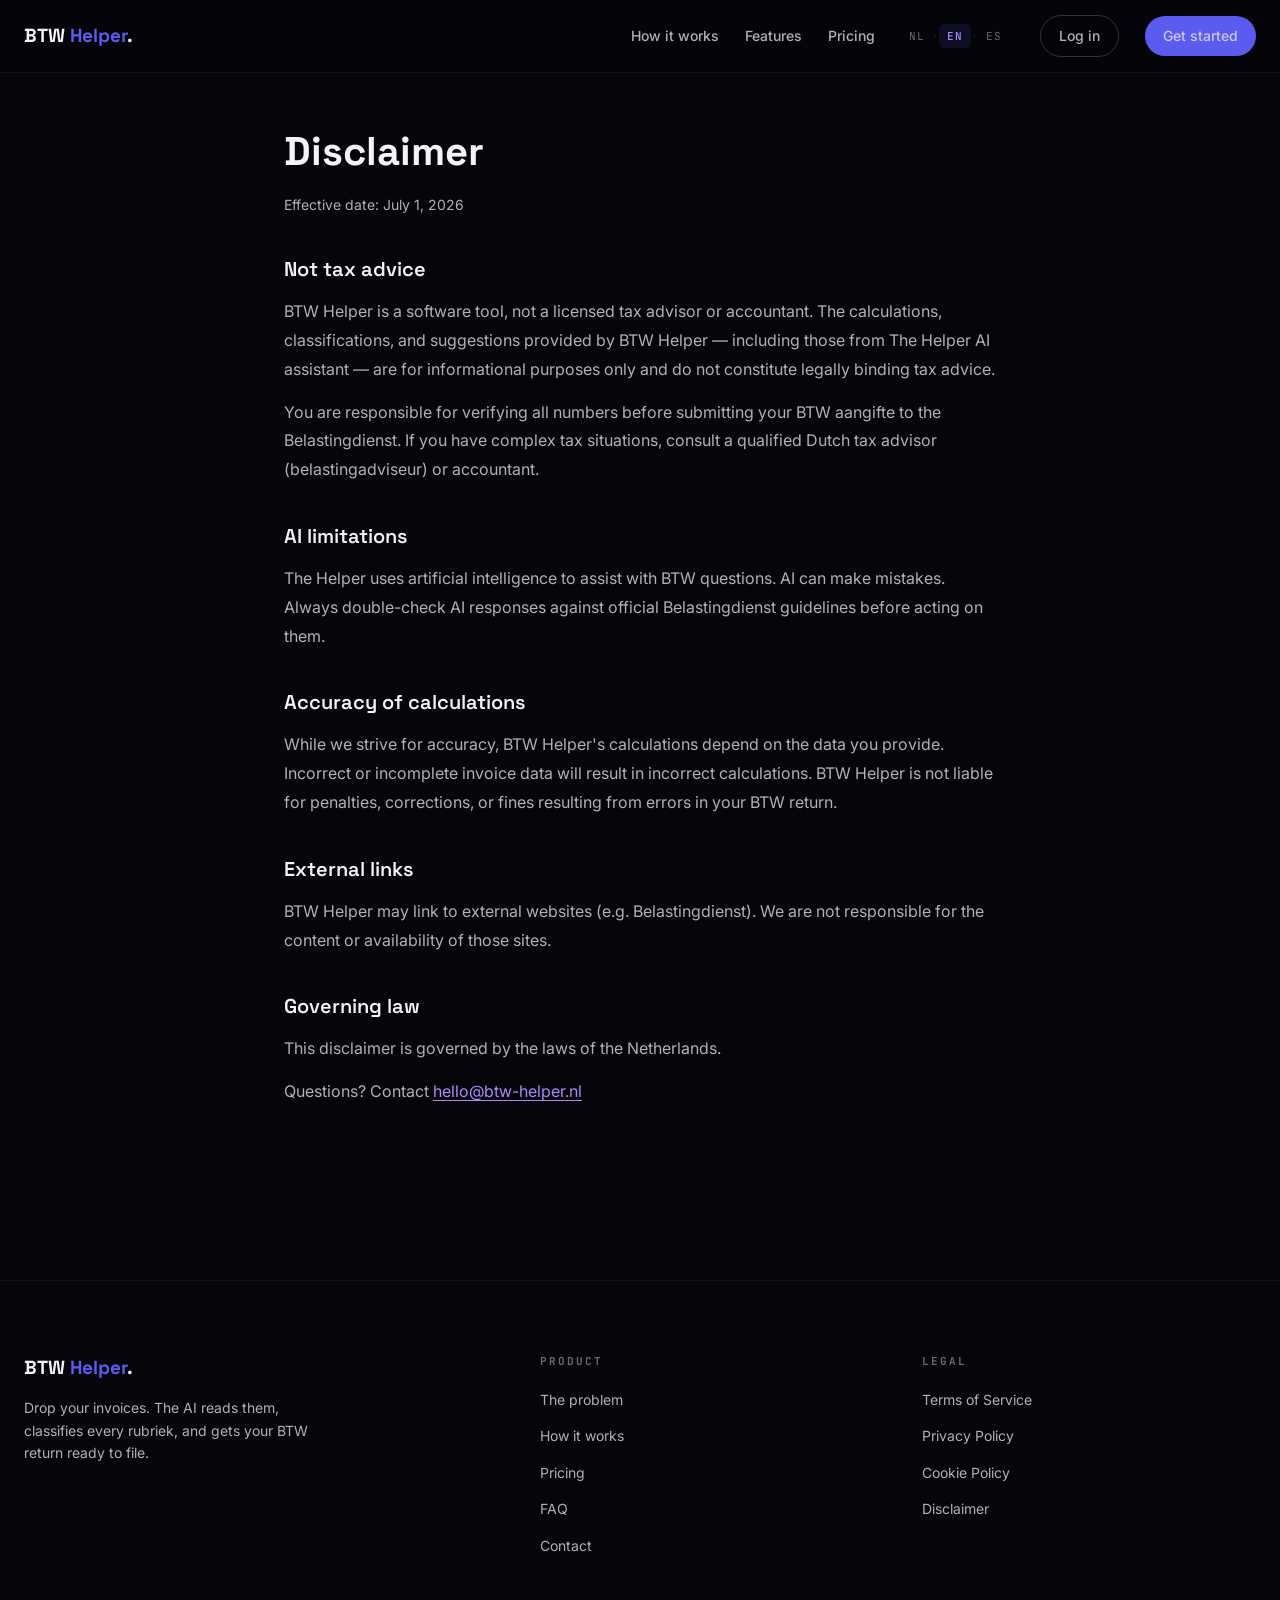
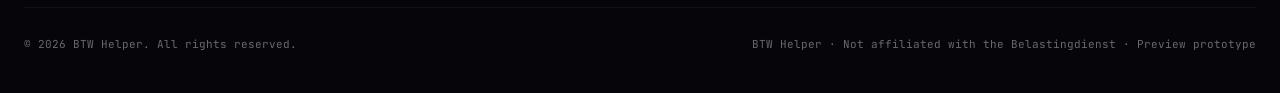
<file: disclaimer.html>
<!DOCTYPE html>
<html lang="en">
<head>
<meta charset="UTF-8">
<link rel="icon" type="image/x-icon" href="/favicon/favicon.ico">
<link rel="icon" type="image/png" sizes="32x32" href="/favicon/favicon-32x32.png">
<link rel="icon" type="image/png" sizes="16x16" href="/favicon/favicon-16x16.png">
<link rel="apple-touch-icon" sizes="180x180" href="/favicon/apple-touch-icon.png">
<link rel="icon" type="image/svg+xml" href="/favicon.svg">
<meta name="viewport" content="width=device-width, initial-scale=1">
<title>Disclaimer — BTW Helper</title>
<link rel="preconnect" href="https://fonts.googleapis.com">
<link href="https://fonts.googleapis.com/css2?family=Space+Grotesk:wght@500;600;700&family=Inter:wght@400;500;600&family=JetBrains+Mono:wght@400;500&display=swap" rel="stylesheet">
<style>
:root{
  --void:#05050a;--void-2:#0c0c18;
  --indigo:#5B5BF0;--indigo-deep:#3E2BC9;--violet:#a78bfa;
  --green:#16a34a;--green-glow:#34d399;--red:#fb7185;
  --white:#f4f4f8;--white-soft:rgba(244,244,248,.72);--white-faint:rgba(244,244,248,.42);
  --glass:rgba(255,255,255,.045);--glass-line:rgba(255,255,255,.09);
  --fd:'Space Grotesk',sans-serif;--fb:'Inter',system-ui,sans-serif;--fm:'JetBrains Mono',monospace;
  --maxw:1320px;
}
*,*::before,*::after{box-sizing:border-box;margin:0;padding:0}
html{scroll-behavior:smooth;overflow-x:hidden}
body{background:var(--void);color:var(--white);font-family:var(--fb);font-size:16px;line-height:1.6;-webkit-font-smoothing:antialiased;overflow-x:hidden}
:focus-visible{outline:2px solid var(--violet);outline-offset:3px;border-radius:4px}

/* nav */
nav{position:fixed;top:0;left:0;right:0;z-index:100;backdrop-filter:blur(22px);background:rgba(5,5,10,.7);border-bottom:1px solid rgba(255,255,255,.05)}
.nav-inner{max-width:var(--maxw);margin:0 auto;padding:15px 24px;display:flex;align-items:center;justify-content:space-between;gap:24px}
.wordmark{font-family:var(--fd);font-weight:700;font-size:19px;color:var(--white);text-decoration:none}
.wordmark span{color:var(--indigo)}
.nav-links{display:flex;gap:26px;align-items:center}
.nav-links a{color:var(--white-soft);text-decoration:none;font-size:14px;font-weight:500;position:relative}
.nav-links a:not(.nav-cta):not(.nav-dash)::after{content:"";position:absolute;left:0;bottom:-4px;width:100%;height:1.5px;background:var(--violet);transform:scaleX(0);transform-origin:left;transition:transform .3s}
.nav-links a:not(.nav-cta):not(.nav-dash):hover::after{transform:scaleX(1)}
.nav-cta{background:var(--indigo);color:#fff;padding:9px 18px;border-radius:100px;font-size:14px;font-weight:600;text-decoration:none;transition:transform .2s,box-shadow .2s}
.nav-cta:hover{transform:translateY(-1px);box-shadow:0 8px 24px -8px rgba(91,91,240,.7)}
.nav-lang{display:flex;gap:2px;align-items:center;margin-right:4px}
.lang-btn{font-family:var(--fm);font-size:11px;letter-spacing:.08em;color:var(--white-faint);background:none;border:none;padding:5px 8px;border-radius:6px;cursor:pointer;transition:color .2s,background .2s}
.lang-btn:hover{color:var(--white)}
.lang-btn.active{color:var(--violet);background:rgba(91,91,240,.12);font-weight:500}
.lang-sep{color:rgba(255,255,255,.15);font-size:10px;user-select:none}
.nav-dash{color:var(--white-soft);border:1px solid rgba(255,255,255,.18);padding:9px 18px;border-radius:100px;font-size:14px;font-weight:500;text-decoration:none;transition:border-color .2s,color .2s;background:transparent}
.nav-dash:hover{border-color:rgba(255,255,255,.4);color:var(--white)}
.nav-burger{display:none;width:36px;height:36px;border-radius:8px;border:1px solid rgba(255,255,255,.14);background:rgba(255,255,255,.04);align-items:center;justify-content:center;flex-direction:column;gap:4px;cursor:pointer}
.nav-burger span{width:16px;height:1.5px;background:var(--white);transition:transform .3s,opacity .3s}
.nav-burger.open span:nth-child(1){transform:translateY(5.5px) rotate(45deg)}
.nav-burger.open span:nth-child(2){opacity:0}
.nav-burger.open span:nth-child(3){transform:translateY(-5.5px) rotate(-45deg)}
.nav-mobile-panel{display:none;flex-direction:column;gap:4px;padding:14px 24px 18px;border-top:1px solid rgba(255,255,255,.06);background:rgba(5,5,10,.97)}
.nav-mobile-panel.open{display:flex}
.nav-mobile-panel a{color:var(--white-soft);text-decoration:none;font-size:15px;padding:11px 4px;border-bottom:1px solid rgba(255,255,255,.05)}
.nav-mobile-panel a:last-child{border-bottom:none}
.nav-mobile-panel a.nav-cta{margin-top:8px;text-align:center;border-radius:100px;background:var(--indigo);color:#fff;font-weight:600;border-bottom:none;padding:12px}
@media(max-width:780px){
  .nav-links a:not(.nav-cta){display:none}
  .nav-links .nav-cta{display:none}
  .nav-links .nav-dash{display:none}
  .nav-burger{display:flex}
}

/* legal content */
.legal{max-width:760px;margin:0 auto;padding:120px 24px 80px}
.legal-title{font-family:var(--fd);font-weight:700;font-size:clamp(28px,4vw,40px);color:var(--white);margin-bottom:8px}
.legal-date{font-size:14px;color:var(--white-faint);margin-bottom:48px}
.legal h2{font-family:var(--fd);font-weight:600;font-size:20px;color:var(--white);margin:36px 0 12px}
.legal p{color:var(--white-soft);line-height:1.8;margin-bottom:14px}
.legal ul{color:var(--white-soft);line-height:1.8;padding-left:20px;margin-bottom:14px}
.legal ul li{margin-bottom:6px}
.legal a{color:var(--violet);text-decoration:underline;text-underline-offset:3px}
.legal a:hover{color:var(--white)}

/* footer */
.container{max-width:var(--maxw);margin:0 auto;padding:0 24px}
footer{border-top:1px solid rgba(255,255,255,.05);padding:72px 0 40px;margin-top:80px}
.foot-grid{display:grid;grid-template-columns:1.4fr 1fr 1fr;gap:48px;margin-bottom:48px}
@media(max-width:720px){.foot-grid{grid-template-columns:1fr;gap:36px}}
.foot-brand .wordmark{display:inline-block;margin-bottom:14px}
.foot-brand p{font-size:14px;color:var(--white-soft);max-width:34ch;line-height:1.6;margin-bottom:14px}
.foot-col h4{font-family:var(--fm);font-size:11px;letter-spacing:.18em;text-transform:uppercase;color:var(--white-faint);margin-bottom:16px}
.foot-col ul{list-style:none;display:flex;flex-direction:column;gap:11px}
.foot-col a{color:var(--white-soft);text-decoration:none;font-size:14px;transition:color .2s}
.foot-col a:hover{color:var(--violet)}
.foot-bottom{display:flex;justify-content:space-between;align-items:center;flex-wrap:wrap;gap:12px;padding-top:28px;border-top:1px solid rgba(255,255,255,.05);font-family:var(--fm);font-size:11px;color:var(--white-faint)}
@media(max-width:560px){.foot-bottom{flex-direction:column;align-items:flex-start}}
</style>
</head>
<body>

<nav>
  <div class="nav-inner">
    <a href="/" class="wordmark">BTW<span> Helper</span>.</a>
    <div class="nav-links">
      <a href="/#how">How it works</a>
      <a href="/#features">Features</a>
      <a href="/#pricing">Pricing</a>
      <div class="nav-lang">
        <button class="lang-btn" data-lang="nl">NL</button>
        <span class="lang-sep">·</span>
        <button class="lang-btn active" data-lang="en">EN</button>
        <span class="lang-sep">·</span>
        <button class="lang-btn" data-lang="es">ES</button>
      </div>
      <a href="https://app.btw-helper.nl/login" class="nav-dash">Log in</a>
      <a href="https://app.btw-helper.nl/signup" class="nav-cta">Get started</a>
    </div>
    <button class="nav-burger" id="navBurger" aria-label="Open menu" aria-expanded="false">
      <span></span><span></span><span></span>
    </button>
  </div>
  <div class="nav-mobile-panel" id="navMobilePanel">
    <a href="/#how">How it works</a>
    <a href="/#features">Features</a>
    <a href="/#pricing">Pricing</a>
    <a href="/#faq">FAQ</a>
    <a href="https://app.btw-helper.nl/login">Log in →</a>
    <a href="https://app.btw-helper.nl/signup" class="nav-cta">Get started</a>
  </div>
</nav>

<main class="legal">
  <h1 class="legal-title">Disclaimer</h1>
  <p class="legal-date">Effective date: July 1, 2026</p>

  <h2>Not tax advice</h2>
  <p>BTW Helper is a software tool, not a licensed tax advisor or accountant. The calculations, classifications, and suggestions provided by BTW Helper — including those from The Helper AI assistant — are for informational purposes only and do not constitute legally binding tax advice.</p>
  <p>You are responsible for verifying all numbers before submitting your BTW aangifte to the Belastingdienst. If you have complex tax situations, consult a qualified Dutch tax advisor (belastingadviseur) or accountant.</p>

  <h2>AI limitations</h2>
  <p>The Helper uses artificial intelligence to assist with BTW questions. AI can make mistakes. Always double-check AI responses against official Belastingdienst guidelines before acting on them.</p>

  <h2>Accuracy of calculations</h2>
  <p>While we strive for accuracy, BTW Helper's calculations depend on the data you provide. Incorrect or incomplete invoice data will result in incorrect calculations. BTW Helper is not liable for penalties, corrections, or fines resulting from errors in your BTW return.</p>

  <h2>External links</h2>
  <p>BTW Helper may link to external websites (e.g. Belastingdienst). We are not responsible for the content or availability of those sites.</p>

  <h2>Governing law</h2>
  <p>This disclaimer is governed by the laws of the Netherlands.</p>

  <p>Questions? Contact <a href="mailto:hello@btw-helper.nl">hello@btw-helper.nl</a></p>
</main>

<footer>
  <div class="container">
    <div class="foot-grid">
      <div class="foot-brand">
        <a href="/" class="wordmark">BTW<span> Helper</span>.</a>
        <p>Drop your invoices. The AI reads them, classifies every rubriek, and gets your BTW return ready to file.</p>
      </div>
      <div class="foot-col">
        <h4>Product</h4>
        <ul>
          <li><a href="/#problem">The problem</a></li>
          <li><a href="/#how">How it works</a></li>
          <li><a href="/#pricing">Pricing</a></li>
          <li><a href="/#faq">FAQ</a></li>
          <li><a href="mailto:hello@btw-helper.nl">Contact</a></li>
        </ul>
      </div>
      <div class="foot-col">
        <h4>Legal</h4>
        <ul>
          <li><a href="/terms.html">Terms of Service</a></li>
          <li><a href="/privacy.html">Privacy Policy</a></li>
          <li><a href="/cookies.html">Cookie Policy</a></li>
          <li><a href="/disclaimer.html">Disclaimer</a></li>
        </ul>
      </div>
    </div>
    <div class="foot-bottom">
      <span>© 2026 BTW Helper. All rights reserved.</span>
      <span>BTW Helper · Not affiliated with the Belastingdienst · Preview prototype</span>
    </div>
  </div>
</footer>

<script>
document.getElementById('navBurger').addEventListener('click', function() {
  this.classList.toggle('open');
  document.getElementById('navMobilePanel').classList.toggle('open');
  this.setAttribute('aria-expanded', this.classList.contains('open'));
});
</script>
</body>
</html>
</file>
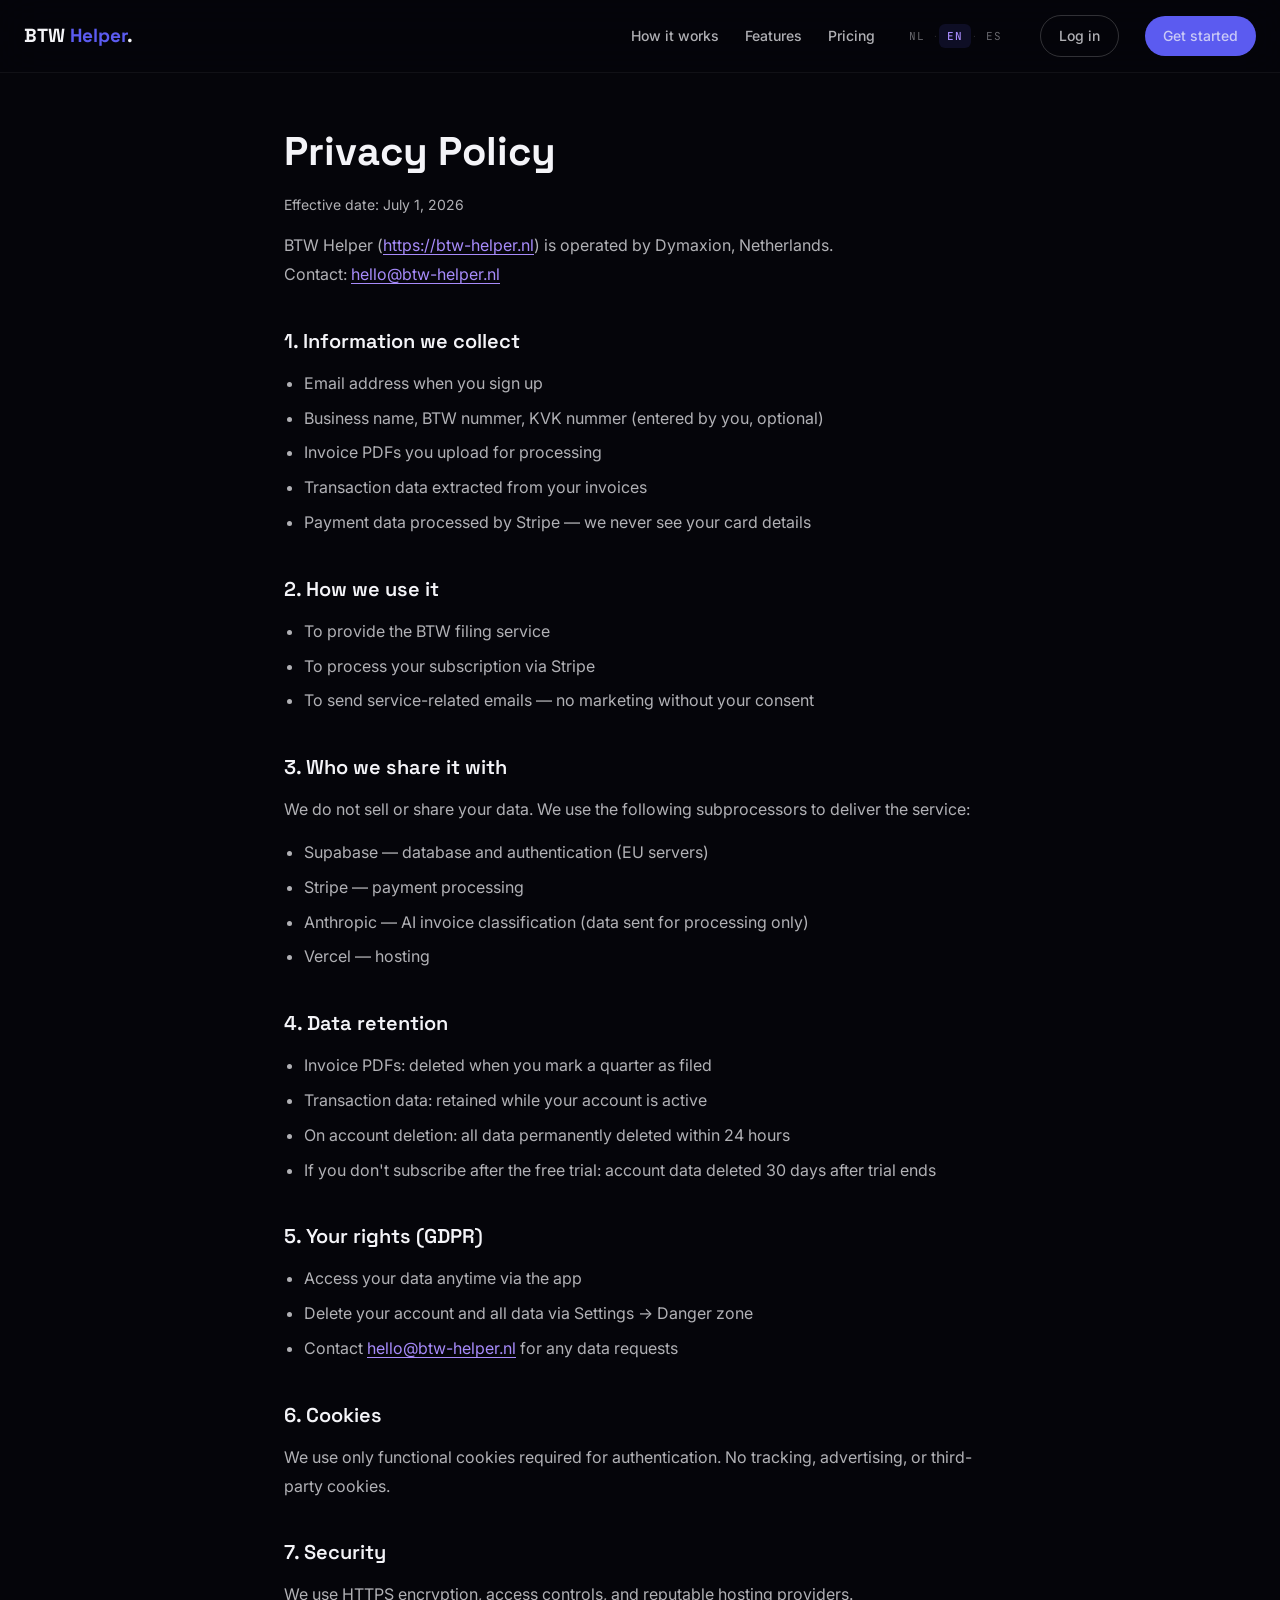
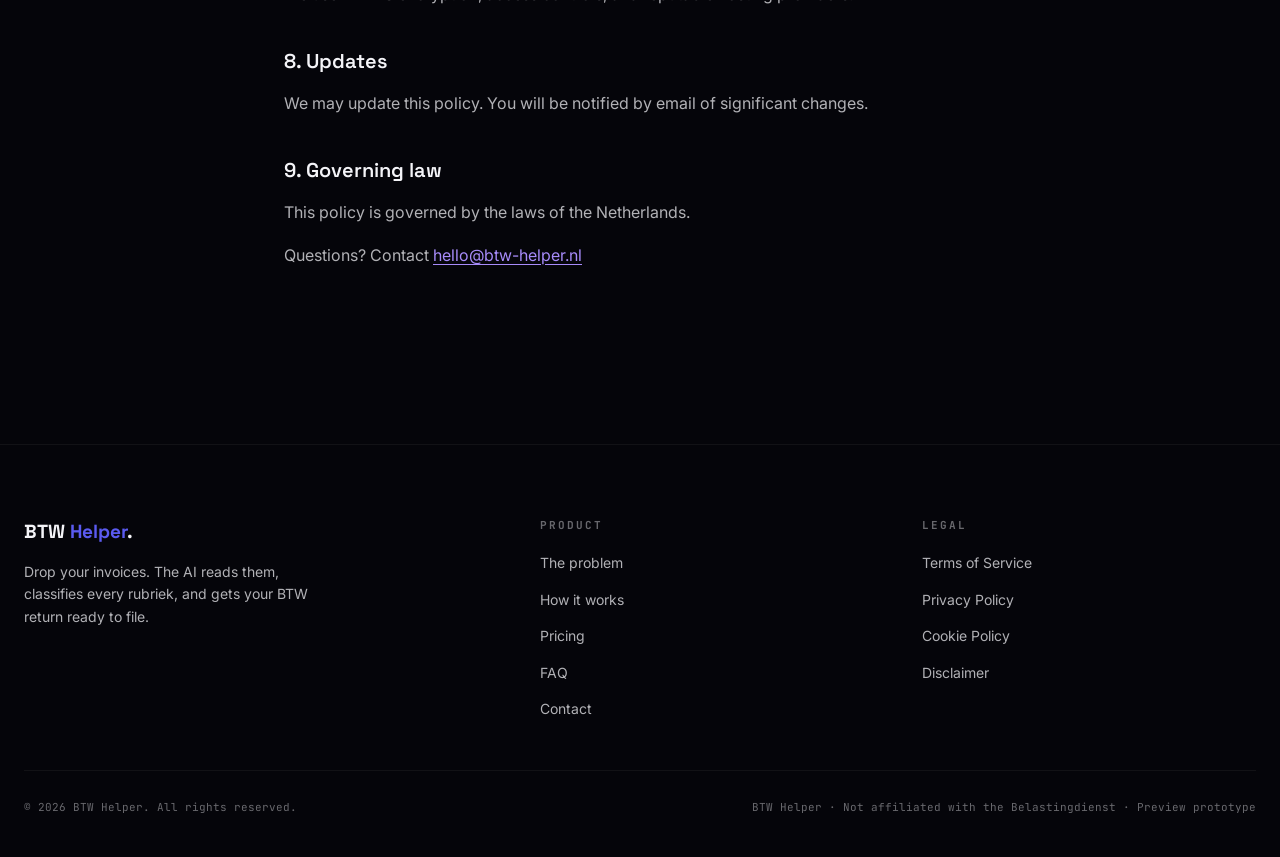
<file: privacy.html>
<!DOCTYPE html>
<html lang="en">
<head>
<meta charset="UTF-8">
<link rel="icon" type="image/x-icon" href="/favicon/favicon.ico">
<link rel="icon" type="image/png" sizes="32x32" href="/favicon/favicon-32x32.png">
<link rel="icon" type="image/png" sizes="16x16" href="/favicon/favicon-16x16.png">
<link rel="apple-touch-icon" sizes="180x180" href="/favicon/apple-touch-icon.png">
<link rel="icon" type="image/svg+xml" href="/favicon.svg">
<meta name="viewport" content="width=device-width, initial-scale=1">
<title>Privacy Policy — BTW Helper</title>
<link rel="preconnect" href="https://fonts.googleapis.com">
<link href="https://fonts.googleapis.com/css2?family=Space+Grotesk:wght@500;600;700&family=Inter:wght@400;500;600&family=JetBrains+Mono:wght@400;500&display=swap" rel="stylesheet">
<style>
:root{
  --void:#05050a;--void-2:#0c0c18;
  --indigo:#5B5BF0;--indigo-deep:#3E2BC9;--violet:#a78bfa;
  --green:#16a34a;--green-glow:#34d399;--red:#fb7185;
  --white:#f4f4f8;--white-soft:rgba(244,244,248,.72);--white-faint:rgba(244,244,248,.42);
  --glass:rgba(255,255,255,.045);--glass-line:rgba(255,255,255,.09);
  --fd:'Space Grotesk',sans-serif;--fb:'Inter',system-ui,sans-serif;--fm:'JetBrains Mono',monospace;
  --maxw:1320px;
}
*,*::before,*::after{box-sizing:border-box;margin:0;padding:0}
html{scroll-behavior:smooth;overflow-x:hidden}
body{background:var(--void);color:var(--white);font-family:var(--fb);font-size:16px;line-height:1.6;-webkit-font-smoothing:antialiased;overflow-x:hidden}
:focus-visible{outline:2px solid var(--violet);outline-offset:3px;border-radius:4px}

/* nav */
nav{position:fixed;top:0;left:0;right:0;z-index:100;backdrop-filter:blur(22px);background:rgba(5,5,10,.7);border-bottom:1px solid rgba(255,255,255,.05)}
.nav-inner{max-width:var(--maxw);margin:0 auto;padding:15px 24px;display:flex;align-items:center;justify-content:space-between;gap:24px}
.wordmark{font-family:var(--fd);font-weight:700;font-size:19px;color:var(--white);text-decoration:none}
.wordmark span{color:var(--indigo)}
.nav-links{display:flex;gap:26px;align-items:center}
.nav-links a{color:var(--white-soft);text-decoration:none;font-size:14px;font-weight:500;position:relative}
.nav-links a:not(.nav-cta):not(.nav-dash)::after{content:"";position:absolute;left:0;bottom:-4px;width:100%;height:1.5px;background:var(--violet);transform:scaleX(0);transform-origin:left;transition:transform .3s}
.nav-links a:not(.nav-cta):not(.nav-dash):hover::after{transform:scaleX(1)}
.nav-cta{background:var(--indigo);color:#fff;padding:9px 18px;border-radius:100px;font-size:14px;font-weight:600;text-decoration:none;transition:transform .2s,box-shadow .2s}
.nav-cta:hover{transform:translateY(-1px);box-shadow:0 8px 24px -8px rgba(91,91,240,.7)}
.nav-lang{display:flex;gap:2px;align-items:center;margin-right:4px}
.lang-btn{font-family:var(--fm);font-size:11px;letter-spacing:.08em;color:var(--white-faint);background:none;border:none;padding:5px 8px;border-radius:6px;cursor:pointer;transition:color .2s,background .2s}
.lang-btn:hover{color:var(--white)}
.lang-btn.active{color:var(--violet);background:rgba(91,91,240,.12);font-weight:500}
.lang-sep{color:rgba(255,255,255,.15);font-size:10px;user-select:none}
.nav-dash{color:var(--white-soft);border:1px solid rgba(255,255,255,.18);padding:9px 18px;border-radius:100px;font-size:14px;font-weight:500;text-decoration:none;transition:border-color .2s,color .2s;background:transparent}
.nav-dash:hover{border-color:rgba(255,255,255,.4);color:var(--white)}
.nav-burger{display:none;width:36px;height:36px;border-radius:8px;border:1px solid rgba(255,255,255,.14);background:rgba(255,255,255,.04);align-items:center;justify-content:center;flex-direction:column;gap:4px;cursor:pointer}
.nav-burger span{width:16px;height:1.5px;background:var(--white);transition:transform .3s,opacity .3s}
.nav-burger.open span:nth-child(1){transform:translateY(5.5px) rotate(45deg)}
.nav-burger.open span:nth-child(2){opacity:0}
.nav-burger.open span:nth-child(3){transform:translateY(-5.5px) rotate(-45deg)}
.nav-mobile-panel{display:none;flex-direction:column;gap:4px;padding:14px 24px 18px;border-top:1px solid rgba(255,255,255,.06);background:rgba(5,5,10,.97)}
.nav-mobile-panel.open{display:flex}
.nav-mobile-panel a{color:var(--white-soft);text-decoration:none;font-size:15px;padding:11px 4px;border-bottom:1px solid rgba(255,255,255,.05)}
.nav-mobile-panel a:last-child{border-bottom:none}
.nav-mobile-panel a.nav-cta{margin-top:8px;text-align:center;border-radius:100px;background:var(--indigo);color:#fff;font-weight:600;border-bottom:none;padding:12px}
@media(max-width:780px){
  .nav-links a:not(.nav-cta){display:none}
  .nav-links .nav-cta{display:none}
  .nav-links .nav-dash{display:none}
  .nav-burger{display:flex}
}

/* legal content */
.legal{max-width:760px;margin:0 auto;padding:120px 24px 80px}
.legal-title{font-family:var(--fd);font-weight:700;font-size:clamp(28px,4vw,40px);color:var(--white);margin-bottom:8px}
.legal-date{font-size:14px;color:var(--white-faint);margin-bottom:48px}
.legal h2{font-family:var(--fd);font-weight:600;font-size:20px;color:var(--white);margin:36px 0 12px}
.legal p{color:var(--white-soft);line-height:1.8;margin-bottom:14px}
.legal ul{color:var(--white-soft);line-height:1.8;padding-left:20px;margin-bottom:14px}
.legal ul li{margin-bottom:6px}
.legal a{color:var(--violet);text-decoration:underline;text-underline-offset:3px}
.legal a:hover{color:var(--white)}

/* footer */
.container{max-width:var(--maxw);margin:0 auto;padding:0 24px}
footer{border-top:1px solid rgba(255,255,255,.05);padding:72px 0 40px;margin-top:80px}
.foot-grid{display:grid;grid-template-columns:1.4fr 1fr 1fr;gap:48px;margin-bottom:48px}
@media(max-width:720px){.foot-grid{grid-template-columns:1fr;gap:36px}}
.foot-brand .wordmark{display:inline-block;margin-bottom:14px}
.foot-brand p{font-size:14px;color:var(--white-soft);max-width:34ch;line-height:1.6;margin-bottom:14px}
.foot-col h4{font-family:var(--fm);font-size:11px;letter-spacing:.18em;text-transform:uppercase;color:var(--white-faint);margin-bottom:16px}
.foot-col ul{list-style:none;display:flex;flex-direction:column;gap:11px}
.foot-col a{color:var(--white-soft);text-decoration:none;font-size:14px;transition:color .2s}
.foot-col a:hover{color:var(--violet)}
.foot-bottom{display:flex;justify-content:space-between;align-items:center;flex-wrap:wrap;gap:12px;padding-top:28px;border-top:1px solid rgba(255,255,255,.05);font-family:var(--fm);font-size:11px;color:var(--white-faint)}
@media(max-width:560px){.foot-bottom{flex-direction:column;align-items:flex-start}}
</style>
</head>
<body>

<nav>
  <div class="nav-inner">
    <a href="/" class="wordmark">BTW<span> Helper</span>.</a>
    <div class="nav-links">
      <a href="/#how">How it works</a>
      <a href="/#features">Features</a>
      <a href="/#pricing">Pricing</a>
      <div class="nav-lang">
        <button class="lang-btn" data-lang="nl">NL</button>
        <span class="lang-sep">·</span>
        <button class="lang-btn active" data-lang="en">EN</button>
        <span class="lang-sep">·</span>
        <button class="lang-btn" data-lang="es">ES</button>
      </div>
      <a href="https://app.btw-helper.nl/login" class="nav-dash">Log in</a>
      <a href="https://app.btw-helper.nl/signup" class="nav-cta">Get started</a>
    </div>
    <button class="nav-burger" id="navBurger" aria-label="Open menu" aria-expanded="false">
      <span></span><span></span><span></span>
    </button>
  </div>
  <div class="nav-mobile-panel" id="navMobilePanel">
    <a href="/#how">How it works</a>
    <a href="/#features">Features</a>
    <a href="/#pricing">Pricing</a>
    <a href="#faq">FAQ</a>
    <a href="https://app.btw-helper.nl/login">Log in →</a>
    <a href="https://app.btw-helper.nl/signup" class="nav-cta">Get started</a>
  </div>
</nav>

<main class="legal">
  <h1 class="legal-title">Privacy Policy</h1>
  <p class="legal-date">Effective date: July 1, 2026</p>

  <p>BTW Helper (<a href="https://btw-helper.nl">https://btw-helper.nl</a>) is operated by Dymaxion, Netherlands.<br>Contact: <a href="mailto:hello@btw-helper.nl">hello@btw-helper.nl</a></p>

  <h2>1. Information we collect</h2>
  <ul>
    <li>Email address when you sign up</li>
    <li>Business name, BTW nummer, KVK nummer (entered by you, optional)</li>
    <li>Invoice PDFs you upload for processing</li>
    <li>Transaction data extracted from your invoices</li>
    <li>Payment data processed by Stripe — we never see your card details</li>
  </ul>

  <h2>2. How we use it</h2>
  <ul>
    <li>To provide the BTW filing service</li>
    <li>To process your subscription via Stripe</li>
    <li>To send service-related emails — no marketing without your consent</li>
  </ul>

  <h2>3. Who we share it with</h2>
  <p>We do not sell or share your data. We use the following subprocessors to deliver the service:</p>
  <ul>
    <li>Supabase — database and authentication (EU servers)</li>
    <li>Stripe — payment processing</li>
    <li>Anthropic — AI invoice classification (data sent for processing only)</li>
    <li>Vercel — hosting</li>
  </ul>

  <h2>4. Data retention</h2>
  <ul>
    <li>Invoice PDFs: deleted when you mark a quarter as filed</li>
    <li>Transaction data: retained while your account is active</li>
    <li>On account deletion: all data permanently deleted within 24 hours</li>
    <li>If you don't subscribe after the free trial: account data deleted 30 days after trial ends</li>
  </ul>

  <h2>5. Your rights (GDPR)</h2>
  <ul>
    <li>Access your data anytime via the app</li>
    <li>Delete your account and all data via Settings → Danger zone</li>
    <li>Contact <a href="mailto:hello@btw-helper.nl">hello@btw-helper.nl</a> for any data requests</li>
  </ul>

  <h2>6. Cookies</h2>
  <p>We use only functional cookies required for authentication. No tracking, advertising, or third-party cookies.</p>

  <h2>7. Security</h2>
  <p>We use HTTPS encryption, access controls, and reputable hosting providers.</p>

  <h2>8. Updates</h2>
  <p>We may update this policy. You will be notified by email of significant changes.</p>

  <h2>9. Governing law</h2>
  <p>This policy is governed by the laws of the Netherlands.</p>

  <p>Questions? Contact <a href="mailto:hello@btw-helper.nl">hello@btw-helper.nl</a></p>
</main>

<footer>
  <div class="container">
    <div class="foot-grid">
      <div class="foot-brand">
        <a href="/" class="wordmark">BTW<span> Helper</span>.</a>
        <p>Drop your invoices. The AI reads them, classifies every rubriek, and gets your BTW return ready to file.</p>
      </div>
      <div class="foot-col">
        <h4>Product</h4>
        <ul>
          <li><a href="/#problem">The problem</a></li>
          <li><a href="/#how">How it works</a></li>
          <li><a href="/#pricing">Pricing</a></li>
          <li><a href="/#faq">FAQ</a></li>
          <li><a href="mailto:hello@btw-helper.nl">Contact</a></li>
        </ul>
      </div>
      <div class="foot-col">
        <h4>Legal</h4>
        <ul>
          <li><a href="/terms.html">Terms of Service</a></li>
          <li><a href="/privacy.html">Privacy Policy</a></li>
          <li><a href="/cookies.html">Cookie Policy</a></li>
          <li><a href="/disclaimer.html">Disclaimer</a></li>
        </ul>
      </div>
    </div>
    <div class="foot-bottom">
      <span>© 2026 BTW Helper. All rights reserved.</span>
      <span>BTW Helper · Not affiliated with the Belastingdienst · Preview prototype</span>
    </div>
  </div>
</footer>

<script>
document.getElementById('navBurger').addEventListener('click', function() {
  this.classList.toggle('open');
  document.getElementById('navMobilePanel').classList.toggle('open');
  this.setAttribute('aria-expanded', this.classList.contains('open'));
});
</script>
</body>
</html>
</file>
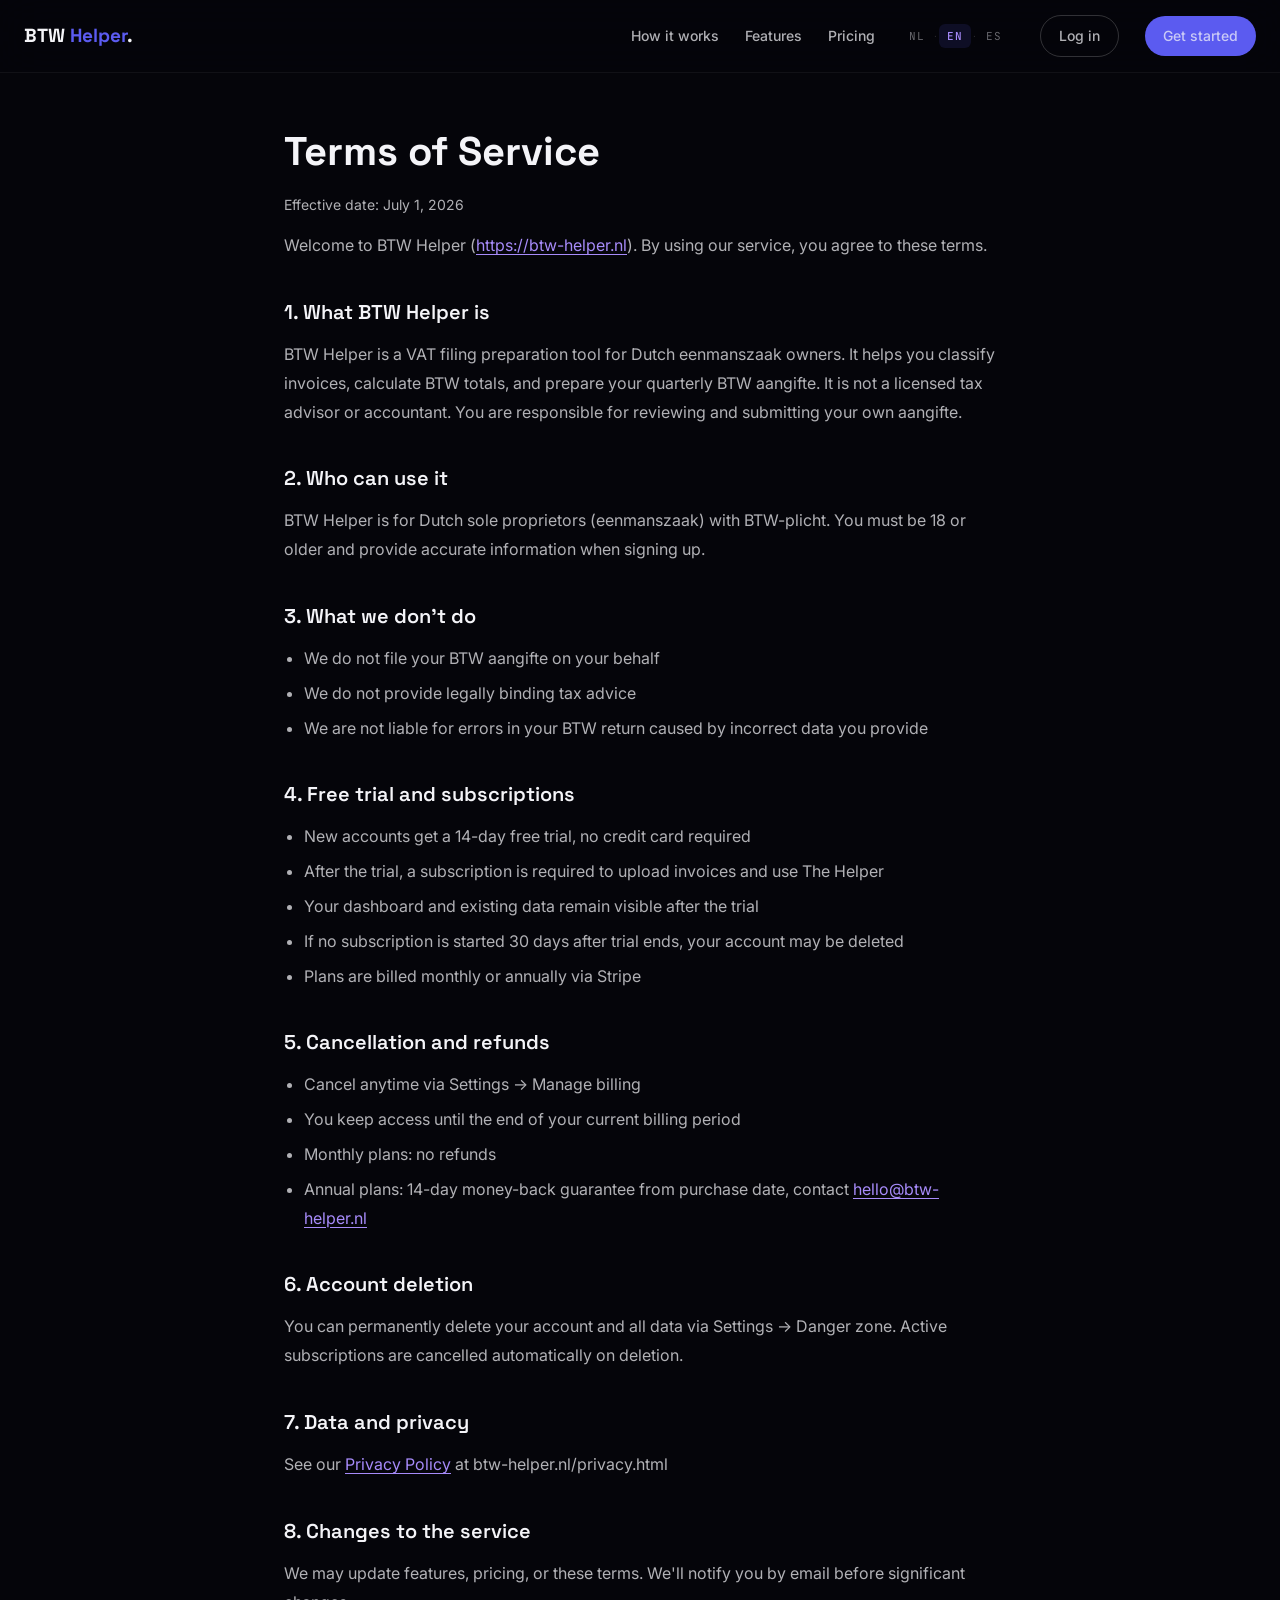
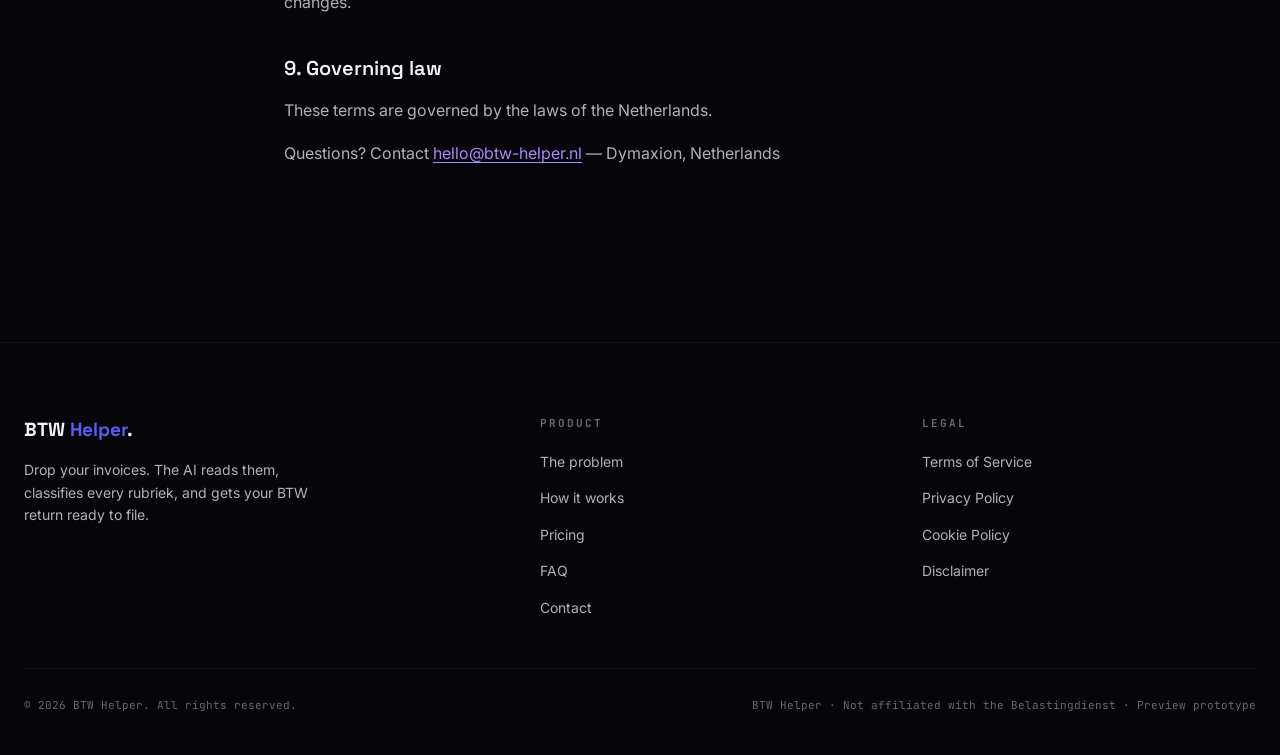
<file: terms.html>
<!DOCTYPE html>
<html lang="en">
<head>
<meta charset="UTF-8">
<link rel="icon" type="image/x-icon" href="/favicon/favicon.ico">
<link rel="icon" type="image/png" sizes="32x32" href="/favicon/favicon-32x32.png">
<link rel="icon" type="image/png" sizes="16x16" href="/favicon/favicon-16x16.png">
<link rel="apple-touch-icon" sizes="180x180" href="/favicon/apple-touch-icon.png">
<link rel="icon" type="image/svg+xml" href="/favicon.svg">
<meta name="viewport" content="width=device-width, initial-scale=1">
<title>Terms of Service — BTW Helper</title>
<link rel="preconnect" href="https://fonts.googleapis.com">
<link href="https://fonts.googleapis.com/css2?family=Space+Grotesk:wght@500;600;700&family=Inter:wght@400;500;600&family=JetBrains+Mono:wght@400;500&display=swap" rel="stylesheet">
<style>
:root{
  --void:#05050a;--void-2:#0c0c18;
  --indigo:#5B5BF0;--indigo-deep:#3E2BC9;--violet:#a78bfa;
  --green:#16a34a;--green-glow:#34d399;--red:#fb7185;
  --white:#f4f4f8;--white-soft:rgba(244,244,248,.72);--white-faint:rgba(244,244,248,.42);
  --glass:rgba(255,255,255,.045);--glass-line:rgba(255,255,255,.09);
  --fd:'Space Grotesk',sans-serif;--fb:'Inter',system-ui,sans-serif;--fm:'JetBrains Mono',monospace;
  --maxw:1320px;
}
*,*::before,*::after{box-sizing:border-box;margin:0;padding:0}
html{scroll-behavior:smooth;overflow-x:hidden}
body{background:var(--void);color:var(--white);font-family:var(--fb);font-size:16px;line-height:1.6;-webkit-font-smoothing:antialiased;overflow-x:hidden}
:focus-visible{outline:2px solid var(--violet);outline-offset:3px;border-radius:4px}

/* nav */
nav{position:fixed;top:0;left:0;right:0;z-index:100;backdrop-filter:blur(22px);background:rgba(5,5,10,.7);border-bottom:1px solid rgba(255,255,255,.05)}
.nav-inner{max-width:var(--maxw);margin:0 auto;padding:15px 24px;display:flex;align-items:center;justify-content:space-between;gap:24px}
.wordmark{font-family:var(--fd);font-weight:700;font-size:19px;color:var(--white);text-decoration:none}
.wordmark span{color:var(--indigo)}
.nav-links{display:flex;gap:26px;align-items:center}
.nav-links a{color:var(--white-soft);text-decoration:none;font-size:14px;font-weight:500;position:relative}
.nav-links a:not(.nav-cta):not(.nav-dash)::after{content:"";position:absolute;left:0;bottom:-4px;width:100%;height:1.5px;background:var(--violet);transform:scaleX(0);transform-origin:left;transition:transform .3s}
.nav-links a:not(.nav-cta):not(.nav-dash):hover::after{transform:scaleX(1)}
.nav-cta{background:var(--indigo);color:#fff;padding:9px 18px;border-radius:100px;font-size:14px;font-weight:600;text-decoration:none;transition:transform .2s,box-shadow .2s}
.nav-cta:hover{transform:translateY(-1px);box-shadow:0 8px 24px -8px rgba(91,91,240,.7)}
.nav-lang{display:flex;gap:2px;align-items:center;margin-right:4px}
.lang-btn{font-family:var(--fm);font-size:11px;letter-spacing:.08em;color:var(--white-faint);background:none;border:none;padding:5px 8px;border-radius:6px;cursor:pointer;transition:color .2s,background .2s}
.lang-btn:hover{color:var(--white)}
.lang-btn.active{color:var(--violet);background:rgba(91,91,240,.12);font-weight:500}
.lang-sep{color:rgba(255,255,255,.15);font-size:10px;user-select:none}
.nav-dash{color:var(--white-soft);border:1px solid rgba(255,255,255,.18);padding:9px 18px;border-radius:100px;font-size:14px;font-weight:500;text-decoration:none;transition:border-color .2s,color .2s;background:transparent}
.nav-dash:hover{border-color:rgba(255,255,255,.4);color:var(--white)}
.nav-burger{display:none;width:36px;height:36px;border-radius:8px;border:1px solid rgba(255,255,255,.14);background:rgba(255,255,255,.04);align-items:center;justify-content:center;flex-direction:column;gap:4px;cursor:pointer}
.nav-burger span{width:16px;height:1.5px;background:var(--white);transition:transform .3s,opacity .3s}
.nav-burger.open span:nth-child(1){transform:translateY(5.5px) rotate(45deg)}
.nav-burger.open span:nth-child(2){opacity:0}
.nav-burger.open span:nth-child(3){transform:translateY(-5.5px) rotate(-45deg)}
.nav-mobile-panel{display:none;flex-direction:column;gap:4px;padding:14px 24px 18px;border-top:1px solid rgba(255,255,255,.06);background:rgba(5,5,10,.97)}
.nav-mobile-panel.open{display:flex}
.nav-mobile-panel a{color:var(--white-soft);text-decoration:none;font-size:15px;padding:11px 4px;border-bottom:1px solid rgba(255,255,255,.05)}
.nav-mobile-panel a:last-child{border-bottom:none}
.nav-mobile-panel a.nav-cta{margin-top:8px;text-align:center;border-radius:100px;background:var(--indigo);color:#fff;font-weight:600;border-bottom:none;padding:12px}
@media(max-width:780px){
  .nav-links a:not(.nav-cta){display:none}
  .nav-links .nav-cta{display:none}
  .nav-links .nav-dash{display:none}
  .nav-burger{display:flex}
}

/* legal content */
.legal{max-width:760px;margin:0 auto;padding:120px 24px 80px}
.legal-title{font-family:var(--fd);font-weight:700;font-size:clamp(28px,4vw,40px);color:var(--white);margin-bottom:8px}
.legal-date{font-size:14px;color:var(--white-faint);margin-bottom:48px}
.legal h2{font-family:var(--fd);font-weight:600;font-size:20px;color:var(--white);margin:36px 0 12px}
.legal p{color:var(--white-soft);line-height:1.8;margin-bottom:14px}
.legal ul{color:var(--white-soft);line-height:1.8;padding-left:20px;margin-bottom:14px}
.legal ul li{margin-bottom:6px}
.legal a{color:var(--violet);text-decoration:underline;text-underline-offset:3px}
.legal a:hover{color:var(--white)}

/* footer */
.container{max-width:var(--maxw);margin:0 auto;padding:0 24px}
footer{border-top:1px solid rgba(255,255,255,.05);padding:72px 0 40px;margin-top:80px}
.foot-grid{display:grid;grid-template-columns:1.4fr 1fr 1fr;gap:48px;margin-bottom:48px}
@media(max-width:720px){.foot-grid{grid-template-columns:1fr;gap:36px}}
.foot-brand .wordmark{display:inline-block;margin-bottom:14px}
.foot-brand p{font-size:14px;color:var(--white-soft);max-width:34ch;line-height:1.6;margin-bottom:14px}
.foot-col h4{font-family:var(--fm);font-size:11px;letter-spacing:.18em;text-transform:uppercase;color:var(--white-faint);margin-bottom:16px}
.foot-col ul{list-style:none;display:flex;flex-direction:column;gap:11px}
.foot-col a{color:var(--white-soft);text-decoration:none;font-size:14px;transition:color .2s}
.foot-col a:hover{color:var(--violet)}
.foot-bottom{display:flex;justify-content:space-between;align-items:center;flex-wrap:wrap;gap:12px;padding-top:28px;border-top:1px solid rgba(255,255,255,.05);font-family:var(--fm);font-size:11px;color:var(--white-faint)}
@media(max-width:560px){.foot-bottom{flex-direction:column;align-items:flex-start}}
</style>
</head>
<body>

<nav>
  <div class="nav-inner">
    <a href="/" class="wordmark">BTW<span> Helper</span>.</a>
    <div class="nav-links">
      <a href="/#how">How it works</a>
      <a href="/#features">Features</a>
      <a href="/#pricing">Pricing</a>
      <div class="nav-lang">
        <button class="lang-btn" data-lang="nl">NL</button>
        <span class="lang-sep">·</span>
        <button class="lang-btn active" data-lang="en">EN</button>
        <span class="lang-sep">·</span>
        <button class="lang-btn" data-lang="es">ES</button>
      </div>
      <a href="https://app.btw-helper.nl/login" class="nav-dash">Log in</a>
      <a href="https://app.btw-helper.nl/signup" class="nav-cta">Get started</a>
    </div>
    <button class="nav-burger" id="navBurger" aria-label="Open menu" aria-expanded="false">
      <span></span><span></span><span></span>
    </button>
  </div>
  <div class="nav-mobile-panel" id="navMobilePanel">
    <a href="/#how">How it works</a>
    <a href="/#features">Features</a>
    <a href="/#pricing">Pricing</a>
    <a href="/#faq">FAQ</a>
    <a href="https://app.btw-helper.nl/login">Log in →</a>
    <a href="https://app.btw-helper.nl/signup" class="nav-cta">Get started</a>
  </div>
</nav>

<main class="legal">
  <h1 class="legal-title">Terms of Service</h1>
  <p class="legal-date">Effective date: July 1, 2026</p>

  <p>Welcome to BTW Helper (<a href="https://btw-helper.nl">https://btw-helper.nl</a>). By using our service, you agree to these terms.</p>

  <h2>1. What BTW Helper is</h2>
  <p>BTW Helper is a VAT filing preparation tool for Dutch eenmanszaak owners. It helps you classify invoices, calculate BTW totals, and prepare your quarterly BTW aangifte. It is not a licensed tax advisor or accountant. You are responsible for reviewing and submitting your own aangifte.</p>

  <h2>2. Who can use it</h2>
  <p>BTW Helper is for Dutch sole proprietors (eenmanszaak) with BTW-plicht. You must be 18 or older and provide accurate information when signing up.</p>

  <h2>3. What we don't do</h2>
  <ul>
    <li>We do not file your BTW aangifte on your behalf</li>
    <li>We do not provide legally binding tax advice</li>
    <li>We are not liable for errors in your BTW return caused by incorrect data you provide</li>
  </ul>

  <h2>4. Free trial and subscriptions</h2>
  <ul>
    <li>New accounts get a 14-day free trial, no credit card required</li>
    <li>After the trial, a subscription is required to upload invoices and use The Helper</li>
    <li>Your dashboard and existing data remain visible after the trial</li>
    <li>If no subscription is started 30 days after trial ends, your account may be deleted</li>
    <li>Plans are billed monthly or annually via Stripe</li>
  </ul>

  <h2>5. Cancellation and refunds</h2>
  <ul>
    <li>Cancel anytime via Settings → Manage billing</li>
    <li>You keep access until the end of your current billing period</li>
    <li>Monthly plans: no refunds</li>
    <li>Annual plans: 14-day money-back guarantee from purchase date, contact <a href="mailto:hello@btw-helper.nl">hello@btw-helper.nl</a></li>
  </ul>

  <h2>6. Account deletion</h2>
  <p>You can permanently delete your account and all data via Settings → Danger zone. Active subscriptions are cancelled automatically on deletion.</p>

  <h2>7. Data and privacy</h2>
  <p>See our <a href="/privacy.html">Privacy Policy</a> at btw-helper.nl/privacy.html</p>

  <h2>8. Changes to the service</h2>
  <p>We may update features, pricing, or these terms. We'll notify you by email before significant changes.</p>

  <h2>9. Governing law</h2>
  <p>These terms are governed by the laws of the Netherlands.</p>

  <p>Questions? Contact <a href="mailto:hello@btw-helper.nl">hello@btw-helper.nl</a> — Dymaxion, Netherlands</p>
</main>

<footer>
  <div class="container">
    <div class="foot-grid">
      <div class="foot-brand">
        <a href="/" class="wordmark">BTW<span> Helper</span>.</a>
        <p>Drop your invoices. The AI reads them, classifies every rubriek, and gets your BTW return ready to file.</p>
      </div>
      <div class="foot-col">
        <h4>Product</h4>
        <ul>
          <li><a href="/#problem">The problem</a></li>
          <li><a href="/#how">How it works</a></li>
          <li><a href="/#pricing">Pricing</a></li>
          <li><a href="/#faq">FAQ</a></li>
          <li><a href="mailto:hello@btw-helper.nl">Contact</a></li>
        </ul>
      </div>
      <div class="foot-col">
        <h4>Legal</h4>
        <ul>
          <li><a href="/terms.html">Terms of Service</a></li>
          <li><a href="/privacy.html">Privacy Policy</a></li>
          <li><a href="/cookies.html">Cookie Policy</a></li>
          <li><a href="/disclaimer.html">Disclaimer</a></li>
        </ul>
      </div>
    </div>
    <div class="foot-bottom">
      <span>© 2026 BTW Helper. All rights reserved.</span>
      <span>BTW Helper · Not affiliated with the Belastingdienst · Preview prototype</span>
    </div>
  </div>
</footer>

<script>
document.getElementById('navBurger').addEventListener('click', function() {
  this.classList.toggle('open');
  document.getElementById('navMobilePanel').classList.toggle('open');
  this.setAttribute('aria-expanded', this.classList.contains('open'));
});
</script>
</body>
</html>
</file>
